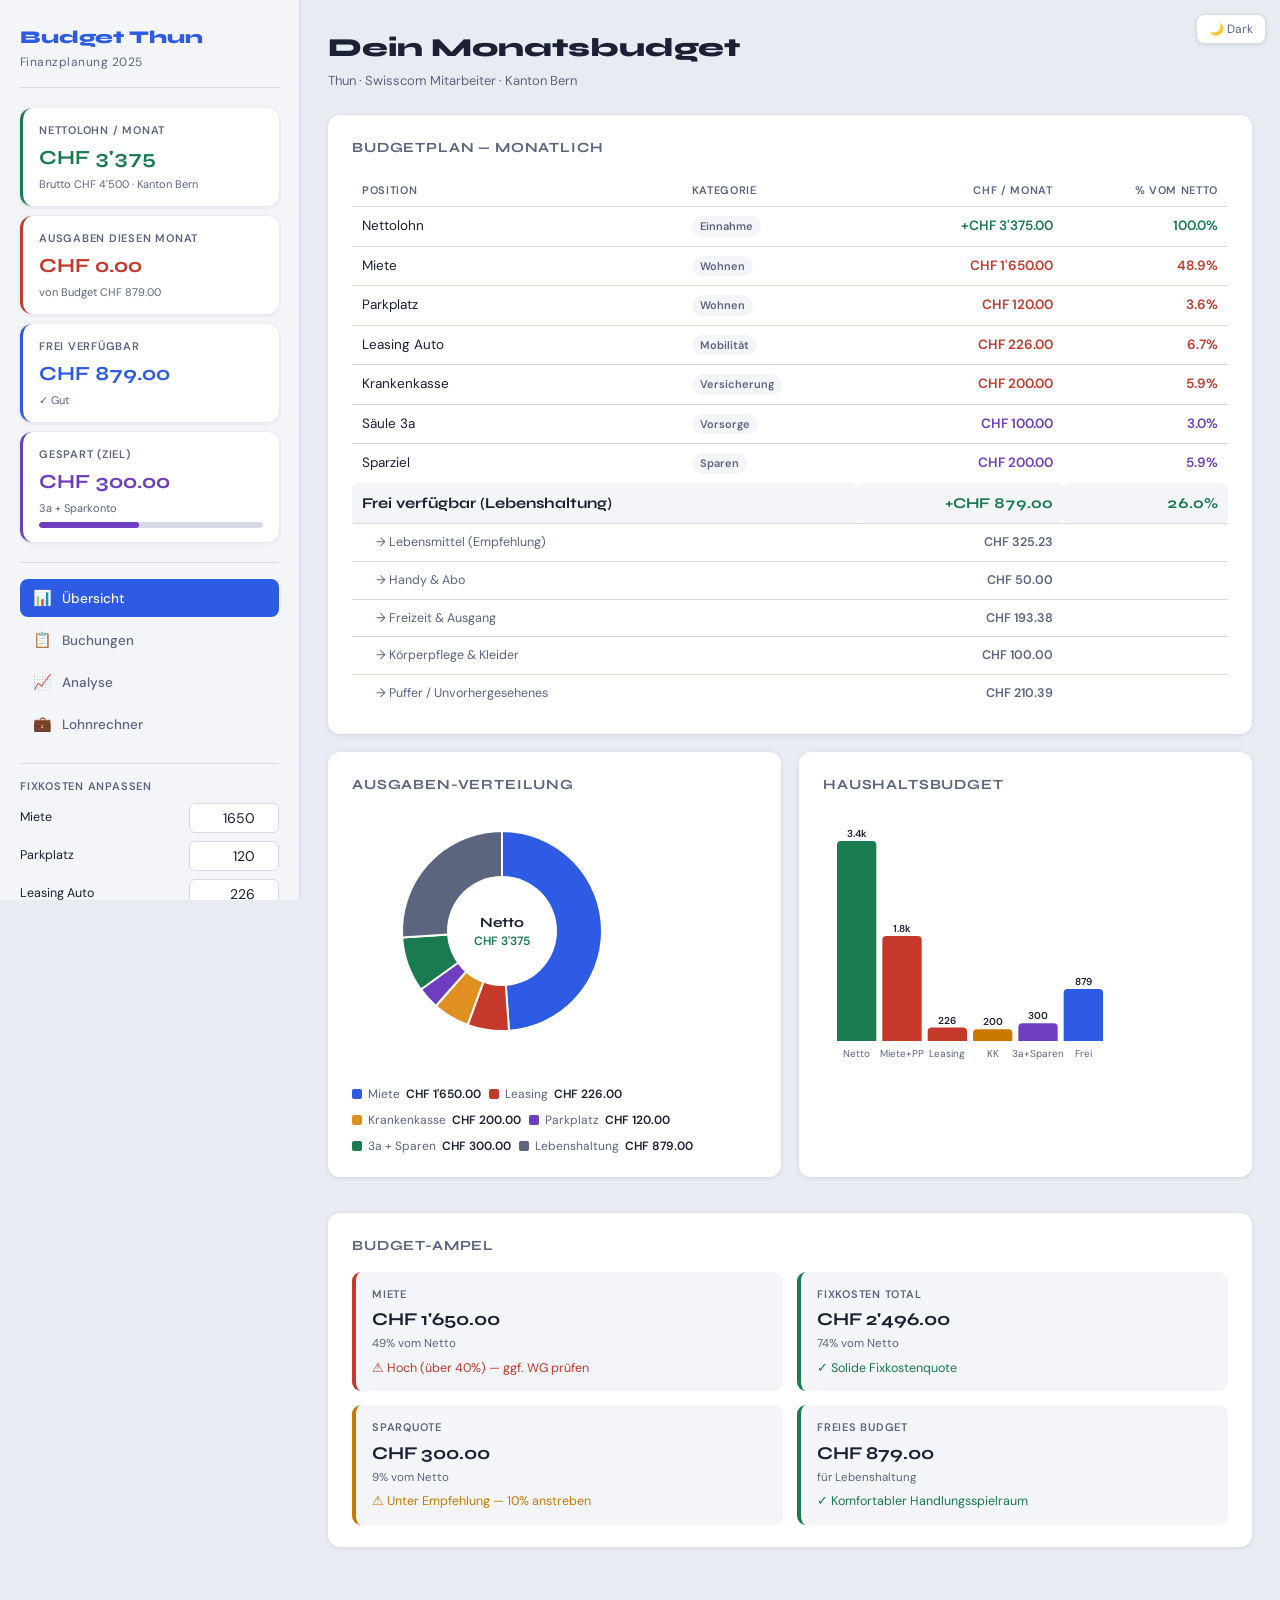
<file: index.html>
<!DOCTYPE html>
<html lang="de">
<head>
<meta charset="UTF-8" />
<meta name="viewport" content="width=device-width, initial-scale=1.0" />
<title>Budget Thun</title>
<link rel="preconnect" href="https://fonts.googleapis.com" />
<link rel="stylesheet" href="https://fonts.googleapis.com/css2?family=Syne:wght@400;600;700;800&family=DM+Sans:wght@300;400;500;600&display=swap" />
<style>
/* ── Tokens ──────────────────────────────────────────────────── */
:root {
  --bg:       #E8EBF2;
  --surface:  #F3F5F9;
  --card:     #FFFFFF;
  --text:     #1B2034;
  --muted:    #5C6580;
  --border:   #D5D9E8;
  --income:   #1A7A50;
  --expense:  #C5392B;
  --accent:   #2D5BE3;
  --savings:  #6D3FC0;
  --warning:  #C97800;
  --r:        12px;
  --shadow:   0 1px 4px rgba(27,32,52,.10);
}
@media (prefers-color-scheme:dark) {
  :root:not([data-theme="light"]) {
    --bg:      #12141E;
    --surface: #1A1D2B;
    --card:    #21253A;
    --text:    #E8EBF5;
    --muted:   #7A82A0;
    --border:  #2D3350;
    --income:  #22A36A;
    --expense: #E05A4A;
    --accent:  #4D78F5;
    --savings: #9060E0;
    --warning: #E09020;
  }
}
:root[data-theme="dark"] {
  --bg:      #12141E;
  --surface: #1A1D2B;
  --card:    #21253A;
  --text:    #E8EBF5;
  --muted:   #7A82A0;
  --border:  #2D3350;
  --income:  #22A36A;
  --expense: #E05A4A;
  --accent:  #4D78F5;
  --savings: #9060E0;
  --warning: #E09020;
}

/* ── Reset ───────────────────────────────────────────────────── */
*,*::before,*::after{box-sizing:border-box;margin:0;padding:0}
body{font-family:'DM Sans',sans-serif;background:var(--bg);color:var(--text);font-size:14px;line-height:1.5;min-height:100vh}
input,select,textarea,button{font-family:inherit;font-size:inherit}
a{color:var(--accent);text-decoration:none}
button{cursor:pointer}

/* ── Layout ──────────────────────────────────────────────────── */
.shell{display:grid;grid-template-columns:300px 1fr;min-height:100vh}
.sidebar{background:var(--surface);border-right:1px solid var(--border);padding:24px 20px;display:flex;flex-direction:column;gap:20px;position:sticky;top:0;height:100vh;overflow-y:auto}
.main{padding:28px 28px 48px;overflow-x:hidden}

/* ── Sidebar ─────────────────────────────────────────────────── */
.brand{display:flex;flex-direction:column;gap:2px;padding-bottom:16px;border-bottom:1px solid var(--border)}
.brand-title{font-family:'Syne',sans-serif;font-weight:800;font-size:18px;color:var(--accent)}
.brand-sub{font-size:12px;color:var(--muted);letter-spacing:.04em}

.kpi-stack{display:flex;flex-direction:column;gap:10px}
.kpi{background:var(--card);border-radius:var(--r);padding:14px 16px;box-shadow:var(--shadow);border-left:3px solid var(--border)}
.kpi.green{border-left-color:var(--income)}
.kpi.red{border-left-color:var(--expense)}
.kpi.blue{border-left-color:var(--accent)}
.kpi.violet{border-left-color:var(--savings)}
.kpi-label{font-size:11px;font-weight:600;text-transform:uppercase;letter-spacing:.07em;color:var(--muted);margin-bottom:4px}
.kpi-val{font-family:'Syne',sans-serif;font-size:20px;font-weight:700;font-variant-numeric:tabular-nums}
.kpi.green .kpi-val{color:var(--income)}
.kpi.red .kpi-val{color:var(--expense)}
.kpi.blue .kpi-val{color:var(--accent)}
.kpi.violet .kpi-val{color:var(--savings)}
.kpi-sub{font-size:11px;color:var(--muted);margin-top:3px}

.savings-bar-wrap{margin-top:6px}
.savings-bar-track{height:6px;background:var(--border);border-radius:99px;overflow:hidden;margin-top:6px}
.savings-bar-fill{height:100%;background:var(--savings);border-radius:99px;transition:width .4s}

/* ── Nav tabs ────────────────────────────────────────────────── */
.nav{display:flex;flex-direction:column;gap:4px;border-top:1px solid var(--border);padding-top:16px}
.nav-btn{display:flex;align-items:center;gap:10px;padding:9px 12px;border-radius:8px;border:none;background:none;color:var(--muted);font-weight:500;font-size:13.5px;text-align:left;transition:background .12s,color .12s}
.nav-btn:hover{background:var(--bg);color:var(--text)}
.nav-btn.active{background:var(--accent);color:#fff}
.nav-icon{font-size:15px;width:20px;text-align:center}

/* ── Budget settings ─────────────────────────────────────────── */
.budget-settings{border-top:1px solid var(--border);padding-top:14px;display:flex;flex-direction:column;gap:8px}
.budget-settings h3{font-size:11px;font-weight:600;text-transform:uppercase;letter-spacing:.07em;color:var(--muted)}
.setting-row{display:flex;align-items:center;justify-content:space-between;gap:8px}
.setting-row label{font-size:12.5px;color:var(--text);flex:1}
.setting-row input[type="number"]{width:90px;padding:5px 8px;border:1px solid var(--border);border-radius:6px;background:var(--card);color:var(--text);font-variant-numeric:tabular-nums;text-align:right}
.setting-row input:focus{outline:none;border-color:var(--accent)}
.setting-note{font-size:11px;color:var(--muted);padding-left:0}

/* ── Main area ───────────────────────────────────────────────── */
.view{display:none}
.view.active{display:block}

.page-title{font-family:'Syne',sans-serif;font-weight:800;font-size:26px;color:var(--text);margin-bottom:4px}
.page-sub{font-size:13px;color:var(--muted);margin-bottom:24px}

.card{background:var(--card);border-radius:var(--r);padding:22px 24px;box-shadow:var(--shadow);margin-bottom:18px}
.card-title{font-family:'Syne',sans-serif;font-weight:700;font-size:14px;text-transform:uppercase;letter-spacing:.06em;color:var(--muted);margin-bottom:16px}

/* ── Salary breakdown ────────────────────────────────────────── */
.salary-row{display:flex;justify-content:space-between;padding:8px 0;border-bottom:1px solid var(--border);font-size:13.5px}
.salary-row:last-child{border-bottom:none}
.salary-row.total{font-weight:700;font-size:15px;color:var(--income)}
.salary-row.deduct{color:var(--expense)}
.deduct-label{display:flex;align-items:center;gap:6px}
.deduct-pct{font-size:11px;color:var(--muted);background:var(--surface);padding:1px 6px;border-radius:4px}
.salary-note{font-size:11px;color:var(--muted);margin-top:10px;line-height:1.6}

/* ── Budget plan table ───────────────────────────────────────── */
.budget-table{width:100%;border-collapse:collapse}
.budget-table th{text-align:left;font-size:11px;font-weight:600;text-transform:uppercase;letter-spacing:.06em;color:var(--muted);padding:8px 10px;border-bottom:1px solid var(--border)}
.budget-table td{padding:9px 10px;border-bottom:1px solid var(--border);font-size:13.5px;font-variant-numeric:tabular-nums}
.budget-table tr:last-child td{border-bottom:none}
.budget-table .cat-chip{display:inline-block;padding:2px 8px;border-radius:99px;font-size:11px;font-weight:600;background:var(--surface);color:var(--muted)}
.budget-table .num{text-align:right;font-weight:600}
.budget-table .inc{color:var(--income)}
.budget-table .exp{color:var(--expense)}
.budget-table .sav{color:var(--savings)}
.budget-table tr.total-row td{font-family:'Syne',sans-serif;font-weight:700;font-size:15px;background:var(--surface);border-radius:6px}

/* ── Chart canvas ────────────────────────────────────────────── */
.charts-row{display:grid;grid-template-columns:1fr 1fr;gap:18px;margin-bottom:18px}
canvas{display:block;max-width:100%}

/* ── Add transaction ─────────────────────────────────────────── */
.type-toggle{display:flex;gap:8px;margin-bottom:16px}
.type-btn{flex:1;padding:9px;border:2px solid var(--border);border-radius:8px;background:none;color:var(--muted);font-weight:600;font-size:13px;transition:all .13s}
.type-btn.active.exp{border-color:var(--expense);background:#fef2f2;color:var(--expense)}
.type-btn.active.inc{border-color:var(--income);background:#f0fdf6;color:var(--income)}
.form-grid{display:grid;grid-template-columns:repeat(4,1fr);gap:12px;margin-bottom:14px}
.fg-2{grid-column:span 2}
.form-group{display:flex;flex-direction:column;gap:4px}
.form-group label{font-size:11px;font-weight:600;text-transform:uppercase;letter-spacing:.05em;color:var(--muted)}
.form-group input,.form-group select{padding:8px 11px;border:1px solid var(--border);border-radius:7px;background:var(--card);color:var(--text);outline:none;transition:border-color .12s}
.form-group input:focus,.form-group select:focus{border-color:var(--accent)}
.btn-primary{padding:9px 22px;background:var(--accent);color:#fff;border:none;border-radius:8px;font-weight:600;font-size:13.5px;transition:opacity .12s}
.btn-primary:hover{opacity:.87}
.btn-ghost{padding:8px 16px;background:none;color:var(--muted);border:1px solid var(--border);border-radius:8px;font-size:13px}
.btn-ghost:hover{background:var(--surface)}
.form-actions{display:flex;gap:10px;align-items:center}

/* ── Transaction list ────────────────────────────────────────── */
.filter-row{display:flex;gap:8px;margin-bottom:14px;flex-wrap:wrap}
.filter-row select,.filter-row input{padding:7px 11px;border:1px solid var(--border);border-radius:7px;background:var(--card);color:var(--text);font-size:13px;outline:none}
.filter-row input{flex:1;min-width:160px}
.filter-row select:focus,.filter-row input:focus{border-color:var(--accent)}

.tx-table{width:100%;border-collapse:collapse}
.tx-table th{text-align:left;padding:9px 12px;border-bottom:1px solid var(--border);font-size:11px;font-weight:600;text-transform:uppercase;letter-spacing:.06em;color:var(--muted);background:var(--surface)}
.tx-table td{padding:10px 12px;border-bottom:1px solid var(--border);font-size:13.5px}
.tx-table tr:hover td{background:var(--surface)}
.tx-table tr:last-child td{border-bottom:none}
.tx-table .num{text-align:right;font-variant-numeric:tabular-nums;font-weight:600}
.chip{display:inline-block;padding:2px 9px;border-radius:99px;font-size:11.5px;font-weight:600}
.chip-exp{background:#fef2f2;color:var(--expense)}
.chip-inc{background:#f0fdf6;color:var(--income)}
.chip-cat{background:var(--surface);color:var(--muted)}
.del-btn{background:none;border:none;color:var(--muted);padding:2px 6px;border-radius:4px;font-size:13px;transition:color .12s}
.del-btn:hover{color:var(--expense)}
.summary-strip{display:flex;gap:20px;font-size:13px;color:var(--muted);margin-bottom:12px;padding:10px 12px;background:var(--surface);border-radius:8px;flex-wrap:wrap}
.summary-strip strong{font-variant-numeric:tabular-nums}
.inc-val{color:var(--income);font-weight:600}
.exp-val{color:var(--expense);font-weight:600}
.bal-val{color:var(--accent);font-weight:600}
.empty{text-align:center;padding:32px;color:var(--muted)}

/* ── Analysis ────────────────────────────────────────────────── */
.month-nav{display:flex;align-items:center;gap:12px;margin-bottom:6px}
.month-nav button{padding:5px 12px;border:1px solid var(--border);border-radius:6px;background:var(--card);color:var(--text);font-size:13px}
.month-nav button:hover{background:var(--surface)}
.month-label{font-family:'Syne',sans-serif;font-weight:700;font-size:15px;flex:1;text-align:center}

/* ── Misc ────────────────────────────────────────────────────── */
.theme-btn{position:fixed;top:14px;right:14px;padding:6px 12px;background:var(--card);border:1px solid var(--border);border-radius:8px;color:var(--muted);font-size:12px;box-shadow:var(--shadow);z-index:100}
.theme-btn:hover{color:var(--text)}

@media(max-width:900px){
  .shell{grid-template-columns:1fr}
  .sidebar{position:static;height:auto}
  .charts-row{grid-template-columns:1fr}
  .form-grid{grid-template-columns:1fr 1fr}
  .fg-2{grid-column:span 2}
}
@media(max-width:580px){
  .form-grid{grid-template-columns:1fr}
  .fg-2{grid-column:span 1}
}
</style>
</head>
<body>

<button class="theme-btn" id="themeBtn">🌙 Dark</button>

<div class="shell">

<!-- ── SIDEBAR ─────────────────────────────────────────────── -->
<aside class="sidebar">
  <div class="brand">
    <div class="brand-title">Budget Thun</div>
    <div class="brand-sub">Finanzplanung 2025</div>
  </div>

  <div class="kpi-stack">
    <div class="kpi green">
      <div class="kpi-label">Nettolohn / Monat</div>
      <div class="kpi-val" id="sideNet">CHF 0</div>
      <div class="kpi-sub">Brutto CHF 4'500 · Kanton Bern</div>
    </div>
    <div class="kpi red">
      <div class="kpi-label">Ausgaben diesen Monat</div>
      <div class="kpi-val" id="sideSpent">CHF 0</div>
      <div class="kpi-sub" id="sideSpentSub">von Budget CHF 0</div>
    </div>
    <div class="kpi blue">
      <div class="kpi-label">Frei verfügbar</div>
      <div class="kpi-val" id="sideFree">CHF 0</div>
      <div class="kpi-sub" id="sideFreeSub"></div>
    </div>
    <div class="kpi violet">
      <div class="kpi-label">Gespart (Ziel)</div>
      <div class="kpi-val" id="sideSaved">CHF 0</div>
      <div class="kpi-sub">3a + Sparkonto</div>
      <div class="savings-bar-wrap">
        <div class="savings-bar-track"><div class="savings-bar-fill" id="savingsBar" style="width:0%"></div></div>
      </div>
    </div>
  </div>

  <nav class="nav">
    <button class="nav-btn active" data-view="overview"><span class="nav-icon">📊</span> Übersicht</button>
    <button class="nav-btn" data-view="transactions"><span class="nav-icon">📋</span> Buchungen</button>
    <button class="nav-btn" data-view="analysis"><span class="nav-icon">📈</span> Analyse</button>
    <button class="nav-btn" data-view="salary"><span class="nav-icon">💼</span> Lohnrechner</button>
  </nav>

  <div class="budget-settings">
    <h3>Fixkosten anpassen</h3>
    <div class="setting-row"><label>Miete</label><input type="number" id="sRent" value="1650" min="0" step="10" /></div>
    <div class="setting-row"><label>Parkplatz</label><input type="number" id="sPark" value="120" min="0" step="5" /></div>
    <div class="setting-row"><label>Leasing Auto</label><input type="number" id="sLease" value="226" min="0" step="5" /></div>
    <div class="setting-note">Skoda Fabia GL-2176772: CHF 211.20 + CHF 15 Occasion = CHF 226.20</div>
    <div class="setting-row"><label>Krankenkasse</label><input type="number" id="sKK" value="200" min="0" step="10" /></div>
    <div class="setting-row"><label>Säule 3a</label><input type="number" id="s3a" value="100" min="0" step="10" /></div>
    <div class="setting-row"><label>Sparziel / Monat</label><input type="number" id="sSave" value="200" min="0" step="50" /></div>
    <div class="setting-row"><label>Nettolohn (manuell)</label><input type="number" id="sNet" value="3375" min="0" step="50" /></div>
    <div class="setting-note">Nettolohn anpassen wenn du die genaue Abrechnung hast</div>
  </div>
</aside>

<!-- ── MAIN ───────────────────────────────────────────────────── -->
<main class="main">

  <!-- ── OVERVIEW ──────────────────────────────────────────── -->
  <div id="view-overview" class="view active">
    <div class="page-title">Dein Monatsbudget</div>
    <div class="page-sub">Thun · Swisscom Mitarbeiter · Kanton Bern</div>

    <div class="card">
      <div class="card-title">Budgetplan — Monatlich</div>
      <table class="budget-table" id="budgetTable">
        <thead><tr>
          <th>Position</th><th>Kategorie</th><th class="num">CHF / Monat</th><th class="num">% vom Netto</th>
        </tr></thead>
        <tbody></tbody>
        <tfoot></tfoot>
      </table>
    </div>

    <div class="charts-row">
      <div class="card">
        <div class="card-title">Ausgaben-Verteilung</div>
        <canvas id="donutChart" width="300" height="260"></canvas>
        <div id="donutLegend" style="margin-top:14px;display:flex;flex-wrap:wrap;gap:8px"></div>
      </div>
      <div class="card">
        <div class="card-title">Haushaltsbudget</div>
        <canvas id="waterfallChart" width="300" height="260"></canvas>
      </div>
    </div>

    <div class="card">
      <div class="card-title">Budget-Ampel</div>
      <div id="budgetAmplel"></div>
    </div>
  </div>

  <!-- ── TRANSACTIONS ───────────────────────────────────────── -->
  <div id="view-transactions" class="view">
    <div class="page-title">Buchungen</div>
    <div class="page-sub">Einnahmen und Ausgaben erfassen und verwalten</div>

    <div class="card">
      <div class="card-title">Neue Buchung</div>
      <div class="type-toggle">
        <button class="type-btn active exp" data-t="expense">Ausgabe</button>
        <button class="type-btn inc" data-t="income">Einnahme</button>
      </div>
      <form id="txForm">
        <div class="form-grid">
          <div class="form-group">
            <label>Datum</label>
            <input type="date" id="fDate" required />
          </div>
          <div class="form-group">
            <label>Betrag CHF</label>
            <input type="number" id="fAmount" step="0.01" min="0.01" placeholder="0.00" required />
          </div>
          <div class="form-group fg-2">
            <label>Beschreibung</label>
            <input type="text" id="fDesc" placeholder="z.B. Coop, Migros, Benzin…" required />
          </div>
          <div class="form-group fg-2">
            <label>Kategorie</label>
            <select id="fCat" required></select>
          </div>
          <div class="form-group fg-2">
            <label>Notiz (optional)</label>
            <input type="text" id="fNote" placeholder="Zusatzinfo" />
          </div>
        </div>
        <div class="form-actions">
          <button type="submit" class="btn-primary">Speichern</button>
          <button type="button" class="btn-ghost" id="clearFormBtn">Leeren</button>
        </div>
      </form>
    </div>

    <div class="card" style="padding:0;overflow:hidden">
      <div style="padding:16px 20px;display:flex;justify-content:space-between;align-items:center;flex-wrap:wrap;gap:10px">
        <div class="card-title" style="margin:0">Buchungsübersicht</div>
        <div class="filter-row" style="margin:0">
          <input type="text" id="searchIn" placeholder="Suchen…" />
          <select id="filterMonth">
            <option value="">Alle Monate</option>
          </select>
          <select id="filterCat">
            <option value="">Alle Kategorien</option>
          </select>
          <select id="filterType">
            <option value="">Alle Typen</option>
            <option value="expense">Ausgaben</option>
            <option value="income">Einnahmen</option>
          </select>
        </div>
      </div>
      <div id="summaryStrip" class="summary-strip" style="margin:0 20px;"></div>
      <div style="overflow-x:auto">
        <table class="tx-table" id="txTable">
          <thead><tr>
            <th>Datum</th><th>Beschreibung</th><th>Kategorie</th><th class="num">Betrag</th><th></th>
          </tr></thead>
          <tbody></tbody>
        </table>
      </div>
      <div id="txEmpty" class="empty" style="display:none">Noch keine Buchungen erfasst.</div>
    </div>
  </div>

  <!-- ── ANALYSIS ───────────────────────────────────────────── -->
  <div id="view-analysis" class="view">
    <div class="page-title">Analyse</div>
    <div class="page-sub">Monatsverlauf und Kategorien im Detail</div>

    <div class="charts-row">
      <div class="card">
        <div class="card-title">Einnahmen vs. Ausgaben — Monatsverlauf</div>
        <canvas id="barChart" width="400" height="260"></canvas>
      </div>
      <div class="card">
        <div class="card-title">Top Ausgabe-Kategorien</div>
        <canvas id="hbarChart" width="400" height="260"></canvas>
      </div>
    </div>

    <div class="card">
      <div class="card-title">Monatsdetail</div>
      <div class="month-nav">
        <button id="prevMonth">&#8249;</button>
        <div class="month-label" id="monthLabel"></div>
        <button id="nextMonth">&#8250;</button>
      </div>
      <div id="monthDetail"></div>
    </div>
  </div>

  <!-- ── SALARY ─────────────────────────────────────────────── -->
  <div id="view-salary" class="view">
    <div class="page-title">Lohnrechner Bern</div>
    <div class="page-sub">Geschätzte Abzüge für Swisscom-Mitarbeiter, Kanton Bern</div>

    <div class="card" style="max-width:560px">
      <div class="card-title">Bruttolohn &rarr; Nettolohn</div>
      <div id="salaryBreakdown"></div>
      <div class="salary-note" id="salaryNote"></div>
    </div>

    <div class="card" style="max-width:560px">
      <div class="card-title">Jahresplan — Sparen &amp; Steuern</div>
      <div id="yearPlan"></div>
    </div>
  </div>

</main>
</div>

<script>
'use strict';

const SK = 'budget_thun_v1';
const load = () => JSON.parse(localStorage.getItem(SK) || '{"tx":[]}');
const persist = () => localStorage.setItem(SK, JSON.stringify(state));

let state = load();
if (!state.tx) state.tx = [];

const settings = {
  rent:  () => +document.getElementById('sRent').value  || 1650,
  park:  () => +document.getElementById('sPark').value  || 120,
  lease: () => +document.getElementById('sLease').value || 226,
  kk:    () => +document.getElementById('sKK').value    || 200,
  s3a:   () => +document.getElementById('s3a').value    || 100,
  save:  () => +document.getElementById('sSave').value  || 200,
  net:   () => +document.getElementById('sNet').value   || 3375,
};

document.querySelectorAll('.sidebar input[type="number"]').forEach(i =>
  i.addEventListener('input', () => { renderAll(); })
);

const CATS_EXP = [
  'Miete & Wohnen','Leasing & Auto','Versicherungen','Lebensmittel',
  'Restaurants & Ausgang','Kleider & Shopping','Transport & Benzin',
  'Freizeit & Hobby','Handy & Abo','Körperpflege','Sonstiges'
];
const CATS_INC = ['Lohn','Bonus','Sonstiges Einkommen'];
let curType = 'expense';

function populateCatSelect() {
  const sel = document.getElementById('fCat');
  const cats = curType === 'expense' ? CATS_EXP : CATS_INC;
  sel.innerHTML = cats.map(c => '<option>' + c + '</option>').join('');
}

function updateFilterCats() {
  const sel = document.getElementById('filterCat');
  const cur = sel.value;
  const all = [...new Set(state.tx.map(t => t.cat))].sort();
  sel.innerHTML = '<option value="">Alle Kategorien</option>' +
    all.map(c => '<option' + (c===cur?' selected':'') + '>' + c + '</option>').join('');
}

function updateFilterMonths() {
  const sel = document.getElementById('filterMonth');
  const cur = sel.value;
  const months = [...new Set(state.tx.map(t => t.date.slice(0,7)))].sort().reverse();
  sel.innerHTML = '<option value="">Alle Monate</option>' +
    months.map(m => {
      const [y,mo] = m.split('-');
      const label = new Date(+y, +mo-1, 1).toLocaleDateString('de-CH',{month:'long',year:'numeric'});
      return '<option value="' + m + '"' + (m===cur?' selected':'') + '>' + label + '</option>';
    }).join('');
}

document.querySelectorAll('.type-btn').forEach(b => {
  b.addEventListener('click', () => {
    curType = b.dataset.t;
    document.querySelectorAll('.type-btn').forEach(x => x.classList.remove('active'));
    b.classList.add('active');
    populateCatSelect();
  });
});

const fDate = document.getElementById('fDate');
fDate.value = today();

document.getElementById('txForm').addEventListener('submit', e => {
  e.preventDefault();
  const tx = {
    id: uid(),
    type: curType,
    date: fDate.value,
    amount: parseFloat(document.getElementById('fAmount').value),
    desc: document.getElementById('fDesc').value.trim(),
    cat: document.getElementById('fCat').value,
    note: document.getElementById('fNote').value.trim(),
  };
  state.tx.unshift(tx);
  persist();
  document.getElementById('txForm').reset();
  fDate.value = today();
  renderAll();
});

document.getElementById('clearFormBtn').addEventListener('click', () => {
  document.getElementById('txForm').reset();
  fDate.value = today();
});

document.querySelectorAll('.nav-btn').forEach(b => {
  b.addEventListener('click', () => {
    document.querySelectorAll('.nav-btn').forEach(x => x.classList.remove('active'));
    document.querySelectorAll('.view').forEach(x => x.classList.remove('active'));
    b.classList.add('active');
    document.getElementById('view-'+b.dataset.view).classList.add('active');
    renderAll();
  });
});

const themeBtn = document.getElementById('themeBtn');
let dark = window.matchMedia('(prefers-color-scheme:dark)').matches;
function applyTheme() {
  document.documentElement.dataset.theme = dark ? 'dark' : 'light';
  themeBtn.textContent = dark ? '☀️ Hell' : '🌙 Dark';
}
themeBtn.addEventListener('click', () => { dark = !dark; applyTheme(); renderAll(); });
applyTheme();

function uid() { return Date.now().toString(36)+Math.random().toString(36).slice(2,6); }
function today() { return new Date().toISOString().slice(0,10); }
function fmt(v) { return 'CHF '+v.toFixed(2).replace(/\B(?=(\d{3})+(?!\d))/g,"'"); }
function fmtK(v) { return 'CHF '+v.toFixed(0).replace(/\B(?=(\d{3})+(?!\d))/g,"'"); }
function esc(s) { return String(s||'').replace(/&/g,'&amp;').replace(/</g,'&lt;').replace(/>/g,'&gt;'); }
function formatDate(iso) { const [y,m,d]=iso.split('-'); return d+'.'+m+'.'+y; }
function getCSS(v) { return getComputedStyle(document.documentElement).getPropertyValue(v).trim(); }
function monthStr(isoYM) {
  const [y,m] = isoYM.split('-');
  return new Date(+y,+m-1,1).toLocaleDateString('de-CH',{month:'long',year:'numeric'});
}

function renderAll() {
  renderSidebar();
  renderBudgetTable();
  renderDonut();
  renderWaterfall();
  renderAmplel();
  renderTxTable();
  renderBar();
  renderHBar();
  renderSalary();
  renderMonthDetail();
}

function renderSidebar() {
  const net = settings.net();
  const fixed = settings.rent()+settings.park()+settings.lease()+settings.kk()+settings.s3a()+settings.save();
  const budget = net - fixed;
  const now = new Date();
  const ym = now.toISOString().slice(0,7);
  const thisMonth = state.tx.filter(t => t.date.startsWith(ym));
  const spent = thisMonth.filter(t=>t.type==='expense').reduce((s,t)=>s+t.amount,0);
  const saved = (settings.s3a()+settings.save());
  const free = budget - spent;
  const pct = budget > 0 ? Math.min(100, (spent/budget*100)) : 0;
  document.getElementById('sideNet').textContent = fmtK(net);
  document.getElementById('sideSpent').textContent = fmt(spent);
  document.getElementById('sideSpentSub').textContent = 'von Budget ' + fmt(budget);
  document.getElementById('sideFree').textContent = fmt(free);
  document.getElementById('sideFreeSub').textContent = pct > 90 ? '⚠️ Fast aufgebraucht!' : pct > 70 ? 'Im Bereich' : '✓ Gut';
  document.getElementById('sideSaved').textContent = fmt(saved);
  document.getElementById('savingsBar').style.width = Math.min(100, (saved/(net*0.2)*100))+'%';
}

function renderBudgetTable() {
  const net = settings.net();
  const rows = [
    { label:'Nettolohn', cat:'Einnahme', amt: net, type:'inc' },
    { label:'Miete', cat:'Wohnen', amt:-settings.rent(), type:'exp' },
    { label:'Parkplatz', cat:'Wohnen', amt:-settings.park(), type:'exp' },
    { label:'Leasing Auto', cat:'Mobilität', amt:-settings.lease(), type:'exp' },
    { label:'Krankenkasse', cat:'Versicherung', amt:-settings.kk(), type:'exp' },
    { label:'Säule 3a', cat:'Vorsorge', amt:-settings.s3a(), type:'sav' },
    { label:'Sparziel', cat:'Sparen', amt:-settings.save(), type:'sav' },
  ];
  const fixed = rows.slice(1).reduce((s,r)=>s+r.amt,0);
  const freeAmt = net + fixed;
  const tbody = document.querySelector('#budgetTable tbody');
  tbody.innerHTML = rows.map(r => '<tr><td>'+esc(r.label)+'</td><td><span class="cat-chip">'+esc(r.cat)+'</span></td><td class="num '+r.type+'">'+(r.amt>0?'+':'')+fmt(Math.abs(r.amt))+'</td><td class="num '+r.type+'">'+(Math.abs(r.amt)/net*100).toFixed(1)+'%</td></tr>').join('');
  const tfoot = document.querySelector('#budgetTable tfoot');
  const cls = freeAmt >= 0 ? 'inc' : 'exp';
  tfoot.innerHTML = '<tr class="total-row"><td colspan="2">Frei verfügbar (Lebenshaltung)</td><td class="num '+cls+'">'+(freeAmt>=0?'+':'')+fmt(Math.abs(freeAmt))+'</td><td class="num '+cls+'">'+(Math.abs(freeAmt)/net*100).toFixed(1)+'%</td></tr>';
  const suggestions = [
    { label:'→ Lebensmittel (Empfehlung)', amt: Math.min(350, freeAmt*0.37) },
    { label:'→ Handy & Abo', amt: 50 },
    { label:'→ Freizeit & Ausgang', amt: Math.min(200, freeAmt*0.22) },
    { label:'→ Körperpflege & Kleider', amt: Math.min(100, freeAmt*0.12) },
    { label:'→ Puffer / Unvorhergesehenes', amt: null },
  ];
  let used = suggestions.slice(0,-1).reduce((s,r)=>s+(r.amt||0),0);
  suggestions[suggestions.length-1].amt = Math.max(0, freeAmt - used);
  tfoot.innerHTML += suggestions.map(r=>'<tr><td style="color:var(--muted);padding-left:24px;font-size:12.5px">'+esc(r.label)+'</td><td></td><td class="num" style="color:var(--muted);font-size:12.5px">'+(r.amt!==null?fmt(r.amt):'')+'</td><td></td></tr>').join('');
}

function renderAmplel() {
  const net = settings.net();
  const rent = settings.rent();
  const rentPct = rent/net*100;
  const fixed = settings.rent()+settings.park()+settings.lease()+settings.kk()+settings.s3a()+settings.save();
  const fixedPct = fixed/net*100;
  const savePct = (settings.s3a()+settings.save())/net*100;
  const free = net - fixed;
  const items = [
    { label:'Miete', val:fmt(rent), sub:rentPct.toFixed(0)+'% vom Netto', ok: rentPct<=33, warn: rentPct<=40, msg: rentPct<=33?'✓ Im grünen Bereich (unter 33%)':rentPct<=40?'⚠ Etwas hoch (30-40%)':'⚠ Hoch (über 40%) — ggf. WG prüfen' },
    { label:'Fixkosten total', val:fmt(fixed), sub:fixedPct.toFixed(0)+'% vom Netto', ok: fixedPct<=75, warn: fixedPct<=85, msg: fixedPct<=75?'✓ Solide Fixkostenquote':fixedPct<=85?'⚠ Wenig Spielraum für Variable':'❌ Wenig Luft — Fixkosten reduzieren' },
    { label:'Sparquote', val:fmt(settings.s3a()+settings.save()), sub:savePct.toFixed(0)+'% vom Netto', ok: savePct>=10, warn: savePct>=5, msg: savePct>=15?'✓ Sehr gute Sparquote!':savePct>=10?'✓ Empfehlung erreicht (10%)':savePct>=5?'⚠ Unter Empfehlung — 10% anstreben':'❌ Zu wenig Sparen' },
    { label:'Freies Budget', val:fmt(free), sub:'für Lebenshaltung', ok: free>=800, warn: free>=500, msg: free>=800?'✓ Komfortabler Handlungsspielraum':free>=500?'⚠ Knapp, aber machbar':'❌ Sehr eng — Fixkosten prüfen' },
  ];
  document.getElementById('budgetAmplel').innerHTML = '<div style="display:grid;grid-template-columns:repeat(2,1fr);gap:14px">' +
    items.map(it => '<div style="padding:14px 16px;border-radius:9px;background:var(--surface);border-left:4px solid '+(it.ok?'var(--income)':it.warn?'var(--warning)':'var(--expense)')+'">' +
      '<div style="font-size:11px;font-weight:600;text-transform:uppercase;letter-spacing:.07em;color:var(--muted);margin-bottom:4px">'+esc(it.label)+'</div>' +
      '<div style="font-family:\'Syne\',sans-serif;font-weight:700;font-size:18px;color:var(--text)">'+esc(it.val)+'</div>' +
      '<div style="font-size:11.5px;color:var(--muted);margin:2px 0">'+esc(it.sub)+'</div>' +
      '<div style="font-size:12.5px;margin-top:6px;color:'+(it.ok?'var(--income)':it.warn?'var(--warning)':'var(--expense)')+';">'+esc(it.msg)+'</div></div>').join('') +
    '</div>';
}

function renderTxTable() {
  updateFilterCats();
  updateFilterMonths();
  const search = document.getElementById('searchIn').value.toLowerCase();
  const month  = document.getElementById('filterMonth').value;
  const cat    = document.getElementById('filterCat').value;
  const type   = document.getElementById('filterType').value;
  let filtered = state.tx.filter(t => {
    if (month && !t.date.startsWith(month)) return false;
    if (cat   && t.cat !== cat) return false;
    if (type  && t.type !== type) return false;
    if (search && !(t.desc+t.cat+t.note).toLowerCase().includes(search)) return false;
    return true;
  });
  const inc = filtered.filter(t=>t.type==='income').reduce((s,t)=>s+t.amount,0);
  const exp = filtered.filter(t=>t.type==='expense').reduce((s,t)=>s+t.amount,0);
  const strip = document.getElementById('summaryStrip');
  strip.innerHTML = filtered.length
    ? '<span>'+filtered.length+' Einträge</span><span class="inc-val">+'+fmt(inc)+'</span><span style="color:var(--border)">|</span><span class="exp-val">-'+fmt(exp)+'</span><span style="color:var(--border)">|</span><span class="bal-val">= '+fmt(inc-exp)+'</span>'
    : '';
  const tbody = document.querySelector('#txTable tbody');
  tbody.innerHTML = '';
  const empty = document.getElementById('txEmpty');
  empty.style.display = filtered.length ? 'none' : 'block';
  filtered.forEach(t => {
    const tr = document.createElement('tr');
    const sign = t.type==='income' ? '+' : '-';
    tr.innerHTML = '<td style="white-space:nowrap">'+formatDate(t.date)+'</td><td>'+esc(t.desc)+(t.note?'<br><small style="color:var(--muted)">'+esc(t.note)+'</small>':'')+'</td><td><span class="chip chip-cat">'+esc(t.cat)+'</span> <span class="chip chip-'+(t.type==='expense'?'exp':'inc')+'">'+(t.type==='expense'?'Ausgabe':'Einnahme')+'</span></td><td class="num '+(t.type==='expense'?'exp-val':'inc-val')+'">'+sign+fmt(t.amount)+'</td><td><button class="del-btn" data-id="'+t.id+'" title="Löschen">🗑</button></td>';
    tbody.appendChild(tr);
  });
  document.querySelectorAll('.del-btn').forEach(b => b.addEventListener('click', () => {
    state.tx = state.tx.filter(t => t.id !== b.dataset.id);
    persist();
    renderAll();
  }));
}

['searchIn','filterMonth','filterCat','filterType'].forEach(id =>
  document.getElementById(id).addEventListener('input', renderTxTable)
);

function clearCanvas(id) {
  const c = document.getElementById(id);
  const ctx = c.getContext('2d');
  ctx.clearRect(0,0,c.width,c.height);
  return {c, ctx, W:c.offsetWidth||c.width, H:c.height};
}
function tv(v) { return getCSS(v); }

function renderDonut() {
  const {c,ctx} = clearCanvas('donutChart');
  const W = c.offsetWidth || 300, H = 260;
  c.width = W; c.height = H;
  const net = settings.net();
  const slices = [
    { label:'Miete', val:settings.rent(), color:'#2D5BE3' },
    { label:'Leasing', val:settings.lease(), color:'#C5392B' },
    { label:'Krankenkasse', val:settings.kk(), color:'#E09020' },
    { label:'Parkplatz', val:settings.park(), color:'#6D3FC0' },
    { label:'3a + Sparen', val:settings.s3a()+settings.save(), color:'#1A7A50' },
    { label:'Lebenshaltung', val:Math.max(0, net-settings.rent()-settings.park()-settings.lease()-settings.kk()-settings.s3a()-settings.save()), color:'#5C6580' },
  ].filter(s=>s.val>0);
  const total = slices.reduce((s,x)=>s+x.val,0);
  const cx=W/2, cy=H/2-10, r=Math.min(W,H)/2-30, ri=r*0.55;
  let angle = -Math.PI/2;
  slices.forEach(s => {
    const sweep = (s.val/total)*2*Math.PI;
    ctx.beginPath(); ctx.moveTo(cx,cy); ctx.arc(cx,cy,r,angle,angle+sweep); ctx.closePath();
    ctx.fillStyle = s.color; ctx.fill();
    ctx.strokeStyle = tv('--card'); ctx.lineWidth = 2; ctx.stroke();
    angle += sweep;
  });
  ctx.beginPath(); ctx.arc(cx,cy,ri,0,2*Math.PI); ctx.fillStyle = tv('--card'); ctx.fill();
  ctx.fillStyle = tv('--text'); ctx.font = "700 14px 'Syne',sans-serif"; ctx.textAlign = 'center';
  ctx.fillText('Netto', cx, cy-4);
  ctx.font = "600 12px 'DM Sans',sans-serif"; ctx.fillStyle = tv('--income');
  ctx.fillText(fmtK(net), cx, cy+14);
  const leg = document.getElementById('donutLegend');
  leg.innerHTML = slices.map(s=>'<div style="display:flex;align-items:center;gap:6px;font-size:12px"><span style="width:10px;height:10px;border-radius:2px;background:'+s.color+';display:inline-block;flex-shrink:0"></span><span style="color:var(--muted)">'+esc(s.label)+'</span><span style="font-weight:600;color:var(--text)">'+fmt(s.val)+'</span></div>').join('');
}

function renderWaterfall() {
  const {c,ctx} = clearCanvas('waterfallChart');
  const W = c.offsetWidth||300, H=260;
  c.width=W; c.height=H;
  const net = settings.net();
  const items = [
    { label:'Netto', val:net, color:tv('--income') },
    { label:'Miete+PP', val:settings.rent()+settings.park(), color:tv('--expense') },
    { label:'Leasing', val:settings.lease(), color:tv('--expense') },
    { label:'KK', val:settings.kk(), color:tv('--warning') },
    { label:'3a+Sparen', val:settings.s3a()+settings.save(), color:tv('--savings') },
    { label:'Frei', val:Math.max(0,net-settings.rent()-settings.park()-settings.lease()-settings.kk()-settings.s3a()-settings.save()), color:tv('--accent') },
  ];
  const maxVal = net;
  const pad=14, bw=(W-pad*2)/items.length-6, barH=H-60;
  items.forEach((it,i)=>{
    const x = pad + i*(bw+6);
    const h = (it.val/maxVal)*barH;
    const y = H-30-h;
    ctx.fillStyle = it.color;
    roundRect(ctx, x, y, bw, h, 4); ctx.fill();
    ctx.fillStyle = tv('--muted'); ctx.font = '10px "DM Sans",sans-serif'; ctx.textAlign = 'center';
    ctx.fillText(it.label, x+bw/2, H-14);
    ctx.fillStyle = tv('--text'); ctx.font = '600 10px "DM Sans",sans-serif';
    ctx.fillText(it.val>=1000?(it.val/1000).toFixed(1)+'k':it.val, x+bw/2, y-4);
  });
}

function roundRect(ctx,x,y,w,h,r){
  ctx.beginPath();
  ctx.moveTo(x+r,y);ctx.lineTo(x+w-r,y);ctx.arcTo(x+w,y,x+w,y+r,r);
  ctx.lineTo(x+w,y+h);ctx.lineTo(x,y+h);ctx.lineTo(x,y+r);
  ctx.arcTo(x,y,x+r,y,r);ctx.closePath();
}

function renderBar() {
  const {c,ctx} = clearCanvas('barChart');
  const W=c.offsetWidth||400, H=260;
  c.width=W; c.height=H;
  const months=[];
  const now=new Date();
  for(let i=5;i>=0;i--){
    const d=new Date(now.getFullYear(),now.getMonth()-i,1);
    const ym=d.toISOString().slice(0,7);
    const label=d.toLocaleDateString('de-CH',{month:'short'});
    const inc=state.tx.filter(t=>t.type==='income'&&t.date.startsWith(ym)).reduce((s,t)=>s+t.amount,0);
    const exp=state.tx.filter(t=>t.type==='expense'&&t.date.startsWith(ym)).reduce((s,t)=>s+t.amount,0);
    months.push({label,inc,exp});
  }
  const maxV=Math.max(...months.map(m=>Math.max(m.inc,m.exp)),100);
  const pad=14, barH=H-55, gw=(W-pad*2)/months.length, bw=gw*0.35;
  months.forEach((m,i)=>{
    const x=pad+i*gw+gw/2;
    const ih=(m.inc/maxV)*barH;
    const eh=(m.exp/maxV)*barH;
    if(m.inc>0){ ctx.fillStyle=tv('--income'); roundRect(ctx,x-bw-2,H-35-ih,bw,ih,3); ctx.fill(); }
    if(m.exp>0){ ctx.fillStyle=tv('--expense'); roundRect(ctx,x+2,H-35-eh,bw,eh,3); ctx.fill(); }
    ctx.fillStyle=tv('--muted'); ctx.font='10px "DM Sans",sans-serif'; ctx.textAlign='center';
    ctx.fillText(m.label,x,H-18);
  });
  const ly=H-6;
  [[tv('--income'),'Einnahmen'],[tv('--expense'),'Ausgaben']].forEach(([col,lbl],i)=>{
    const x=pad+i*110;
    ctx.fillStyle=col; ctx.fillRect(x,ly-8,10,8);
    ctx.fillStyle=tv('--muted'); ctx.font='11px "DM Sans",sans-serif'; ctx.textAlign='left';
    ctx.fillText(lbl,x+14,ly);
  });
}

function renderHBar() {
  const {c,ctx} = clearCanvas('hbarChart');
  const W=c.offsetWidth||400, H=260;
  c.width=W; c.height=H;
  const bycat={};
  state.tx.filter(t=>t.type==='expense').forEach(t=>{ bycat[t.cat]=(bycat[t.cat]||0)+t.amount; });
  const sorted=Object.entries(bycat).sort((a,b)=>b[1]-a[1]).slice(0,7);
  if(!sorted.length){
    ctx.fillStyle=tv('--muted'); ctx.font='13px "DM Sans",sans-serif'; ctx.textAlign='center';
    ctx.fillText('Noch keine Ausgaben',W/2,H/2); return;
  }
  const maxV=sorted[0][1];
  const rowH=H/sorted.length, barMaxW=W-130;
  const palette=['#2D5BE3','#C5392B','#E09020','#6D3FC0','#1A7A50','#5C6580','#C97800'];
  sorted.forEach(([cat,val],i)=>{
    const y=i*rowH+rowH/2;
    const bw=(val/maxV)*barMaxW;
    ctx.fillStyle=palette[i%palette.length]+'44';
    roundRect(ctx,110,y-10,barMaxW,20,4); ctx.fill();
    ctx.fillStyle=palette[i%palette.length];
    roundRect(ctx,110,y-10,bw,20,4); ctx.fill();
    ctx.fillStyle=tv('--text'); ctx.font='12px "DM Sans",sans-serif'; ctx.textAlign='right';
    ctx.fillText(cat.length>16?cat.slice(0,14)+'…':cat,104,y+4);
    ctx.fillStyle='#fff'; ctx.textAlign='left'; ctx.font='600 11px "DM Sans",sans-serif';
    if(bw>60) ctx.fillText(fmt(val).replace('CHF ',''),118,y+4);
    else { ctx.fillStyle=tv('--text'); ctx.fillText(fmt(val).replace('CHF ',''),118+bw+4,y+4); }
  });
}

function renderSalary() {
  const gross = 4500;
  const deductions = [
    { label:'AHV / IV / EO',  pct:5.30, amt:gross*0.053 },
    { label:'ALV',             pct:1.10, amt:gross*0.011 },
    { label:'BVG (Pension)',   pct:7.00, amt:gross*0.070, note:'je nach Plan' },
    { label:'NBUV',            pct:1.00, amt:gross*0.010, note:'Nichtberufsunfall' },
    { label:'Quellensteuer A', pct:10.60,amt:gross*0.106, note:'Ledig, Kt. Bern' },
  ];
  const totalDed = deductions.reduce((s,d)=>s+d.amt,0);
  const net = gross - totalDed;
  document.getElementById('salaryBreakdown').innerHTML =
    '<div class="salary-row"><span>Bruttolohn</span><span style="font-weight:700;color:var(--income)">'+fmt(gross)+'</span></div>' +
    deductions.map(d=>'<div class="salary-row deduct"><span class="deduct-label">'+esc(d.label)+'<span class="deduct-pct">'+d.pct.toFixed(2)+'%</span>'+(d.note?'<small style="color:var(--muted)">'+esc(d.note)+'</small>':'')+'</span><span>-'+fmt(d.amt)+'</span></div>').join('') +
    '<div class="salary-row total"><span>Nettolohn (geschätzt)</span><span>'+fmt(net)+'</span></div>';
  document.getElementById('salaryNote').innerHTML =
    '<strong>⚠ Schätzung:</strong> BVG und Quellensteuer variieren je nach Pensionskassenplan, Konfession, Tarif und exaktem Lohn. Sobald du die erste Abrechnung von Swisscom hast, trage den genauen Nettobetrag oben links unter «Nettolohn (manuell)» ein.';
  const yearNet = net * 12;
  const yearSave = (settings.s3a() + settings.save()) * 12;
  document.getElementById('yearPlan').innerHTML = '<div style="display:grid;grid-template-columns:1fr 1fr;gap:12px">' +
    [
      {l:'Nettolohn / Jahr',v:net*12,c:'var(--income)'},
      {l:'Fixkosten / Jahr',v:(settings.rent()+settings.park()+settings.lease()+settings.kk())*12,c:'var(--expense)'},
      {l:'Säule 3a / Jahr',v:settings.s3a()*12,c:'var(--savings)'},
      {l:'Sparkonto / Jahr',v:settings.save()*12,c:'var(--savings)'},
      {l:'Gesamtersparnis / Jahr',v:yearSave,c:'var(--savings)'},
      {l:'Sparquote',v:null,extra:(yearSave/yearNet*100).toFixed(1)+'%',c:'var(--accent)'},
    ].map(it=>'<div style="padding:12px 14px;background:var(--surface);border-radius:8px"><div style="font-size:11px;font-weight:600;text-transform:uppercase;letter-spacing:.06em;color:var(--muted);margin-bottom:4px">'+esc(it.l)+'</div><div style="font-family:\'Syne\',sans-serif;font-weight:700;font-size:17px;color:'+it.c+'">'+(it.v!==null?fmtK(it.v):it.extra)+'</div></div>').join('') +
    '</div>';
}

let detailMonth = new Date().toISOString().slice(0,7);

function renderMonthDetail() {
  document.getElementById('monthLabel').textContent = monthStr(detailMonth);
  const txs = state.tx.filter(t=>t.date.startsWith(detailMonth)).sort((a,b)=>b.date.localeCompare(a.date));
  const inc = txs.filter(t=>t.type==='income').reduce((s,t)=>s+t.amount,0);
  const exp = txs.filter(t=>t.type==='expense').reduce((s,t)=>s+t.amount,0);
  const div = document.getElementById('monthDetail');
  if(!txs.length){ div.innerHTML='<div class="empty">Keine Buchungen in diesem Monat</div>'; return; }
  div.innerHTML = '<div class="summary-strip" style="margin-bottom:12px"><span class="inc-val">Einnahmen +'+fmt(inc)+'</span><span class="exp-val">Ausgaben -'+fmt(exp)+'</span><span class="bal-val">Saldo '+fmt(inc-exp)+'</span></div>' +
    '<div style="overflow-x:auto"><table class="tx-table"><thead><tr><th>Datum</th><th>Beschreibung</th><th>Kategorie</th><th class="num">Betrag</th></tr></thead><tbody>' +
    txs.map(t=>'<tr><td style="white-space:nowrap">'+formatDate(t.date)+'</td><td>'+esc(t.desc)+'</td><td><span class="chip chip-cat">'+esc(t.cat)+'</span></td><td class="num '+(t.type==='expense'?'exp-val':'inc-val')+'">'+(t.type==='expense'?'-':'+')+' '+fmt(t.amount)+'</td></tr>').join('') +
    '</tbody></table></div>';
}

document.getElementById('prevMonth').addEventListener('click', () => {
  const d=new Date(detailMonth+'-01');
  d.setMonth(d.getMonth()-1);
  detailMonth=d.toISOString().slice(0,7);
  renderMonthDetail();
});
document.getElementById('nextMonth').addEventListener('click', () => {
  const d=new Date(detailMonth+'-01');
  d.setMonth(d.getMonth()+1);
  detailMonth=d.toISOString().slice(0,7);
  renderMonthDetail();
});

populateCatSelect();
renderAll();
window.addEventListener('resize', () => { renderDonut(); renderWaterfall(); renderBar(); renderHBar(); });
</script>
</body>
</html>
</file>
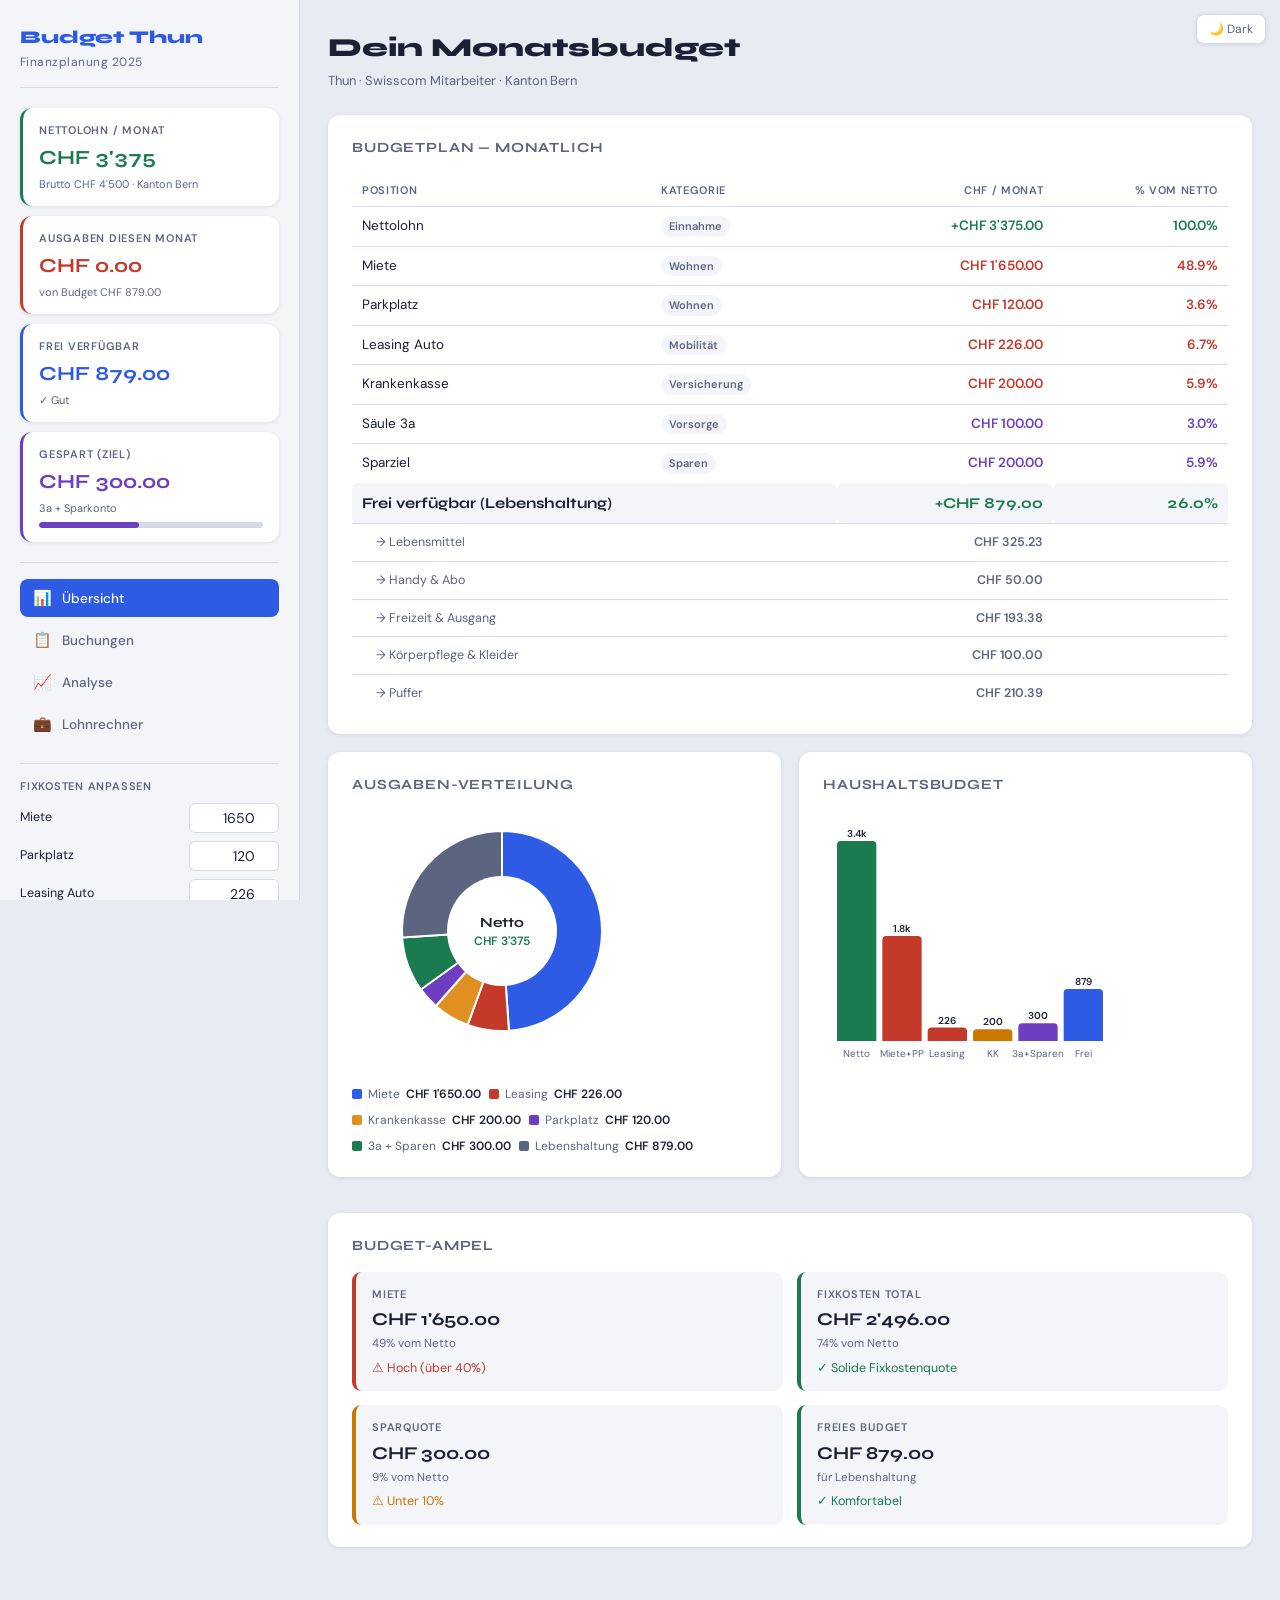
<file: budget.html>
<!DOCTYPE html>
<html lang="de">
<head>
<meta charset="UTF-8" />
<meta name="viewport" content="width=device-width, initial-scale=1.0" />
<title>Budget Thun</title>
<link rel="preconnect" href="https://fonts.googleapis.com" />
<link rel="stylesheet" href="https://fonts.googleapis.com/css2?family=Syne:wght@400;600;700;800&family=DM+Sans:wght@300;400;500;600&display=swap" />
<style>
/* ── Tokens ──────────────────────────────────────────────────── */
:root {
  --bg:       #E8EBF2;
  --surface:  #F3F5F9;
  --card:     #FFFFFF;
  --text:     #1B2034;
  --muted:    #5C6580;
  --border:   #D5D9E8;
  --income:   #1A7A50;
  --expense:  #C5392B;
  --accent:   #2D5BE3;
  --savings:  #6D3FC0;
  --warning:  #C97800;
  --r:        12px;
  --shadow:   0 1px 4px rgba(27,32,52,.10);
}
@media (prefers-color-scheme:dark) {
  :root:not([data-theme="light"]) {
    --bg:      #12141E;
    --surface: #1A1D2B;
    --card:    #21253A;
    --text:    #E8EBF5;
    --muted:   #7A82A0;
    --border:  #2D3350;
    --income:  #22A36A;
    --expense: #E05A4A;
    --accent:  #4D78F5;
    --savings: #9060E0;
    --warning: #E09020;
  }
}
:root[data-theme="dark"] {
  --bg:      #12141E;
  --surface: #1A1D2B;
  --card:    #21253A;
  --text:    #E8EBF5;
  --muted:   #7A82A0;
  --border:  #2D3350;
  --income:  #22A36A;
  --expense: #E05A4A;
  --accent:  #4D78F5;
  --savings: #9060E0;
  --warning: #E09020;
}

/* ── Reset ───────────────────────────────────────────────────── */
*,*::before,*::after{box-sizing:border-box;margin:0;padding:0}
body{font-family:'DM Sans',sans-serif;background:var(--bg);color:var(--text);font-size:14px;line-height:1.5;min-height:100vh}
input,select,textarea,button{font-family:inherit;font-size:inherit}
a{color:var(--accent);text-decoration:none}
button{cursor:pointer}

/* ── Layout ──────────────────────────────────────────────────── */
.shell{display:grid;grid-template-columns:300px 1fr;min-height:100vh}
.sidebar{background:var(--surface);border-right:1px solid var(--border);padding:24px 20px;display:flex;flex-direction:column;gap:20px;position:sticky;top:0;height:100vh;overflow-y:auto}
.main{padding:28px 28px 48px;overflow-x:hidden}

/* ── Sidebar ─────────────────────────────────────────────────── */
.brand{display:flex;flex-direction:column;gap:2px;padding-bottom:16px;border-bottom:1px solid var(--border)}
.brand-title{font-family:'Syne',sans-serif;font-weight:800;font-size:18px;color:var(--accent)}
.brand-sub{font-size:12px;color:var(--muted);letter-spacing:.04em}

.kpi-stack{display:flex;flex-direction:column;gap:10px}
.kpi{background:var(--card);border-radius:var(--r);padding:14px 16px;box-shadow:var(--shadow);border-left:3px solid var(--border)}
.kpi.green{border-left-color:var(--income)}
.kpi.red{border-left-color:var(--expense)}
.kpi.blue{border-left-color:var(--accent)}
.kpi.violet{border-left-color:var(--savings)}
.kpi-label{font-size:11px;font-weight:600;text-transform:uppercase;letter-spacing:.07em;color:var(--muted);margin-bottom:4px}
.kpi-val{font-family:'Syne',sans-serif;font-size:20px;font-weight:700;font-variant-numeric:tabular-nums}
.kpi.green .kpi-val{color:var(--income)}
.kpi.red .kpi-val{color:var(--expense)}
.kpi.blue .kpi-val{color:var(--accent)}
.kpi.violet .kpi-val{color:var(--savings)}
.kpi-sub{font-size:11px;color:var(--muted);margin-top:3px}

.savings-bar-wrap{margin-top:6px}
.savings-bar-track{height:6px;background:var(--border);border-radius:99px;overflow:hidden;margin-top:6px}
.savings-bar-fill{height:100%;background:var(--savings);border-radius:99px;transition:width .4s}

/* ── Nav tabs ────────────────────────────────────────────────── */
.nav{display:flex;flex-direction:column;gap:4px;border-top:1px solid var(--border);padding-top:16px}
.nav-btn{display:flex;align-items:center;gap:10px;padding:9px 12px;border-radius:8px;border:none;background:none;color:var(--muted);font-weight:500;font-size:13.5px;text-align:left;transition:background .12s,color .12s}
.nav-btn:hover{background:var(--bg);color:var(--text)}
.nav-btn.active{background:var(--accent);color:#fff}
.nav-icon{font-size:15px;width:20px;text-align:center}

/* ── Budget settings ─────────────────────────────────────────── */
.budget-settings{border-top:1px solid var(--border);padding-top:14px;display:flex;flex-direction:column;gap:8px}
.budget-settings h3{font-size:11px;font-weight:600;text-transform:uppercase;letter-spacing:.07em;color:var(--muted)}
.setting-row{display:flex;align-items:center;justify-content:space-between;gap:8px}
.setting-row label{font-size:12.5px;color:var(--text);flex:1}
.setting-row input[type="number"]{width:90px;padding:5px 8px;border:1px solid var(--border);border-radius:6px;background:var(--card);color:var(--text);font-variant-numeric:tabular-nums;text-align:right}
.setting-row input:focus{outline:none;border-color:var(--accent)}
.setting-note{font-size:11px;color:var(--muted);padding-left:0}

/* ── Main area ───────────────────────────────────────────────── */
.view{display:none}
.view.active{display:block}

.page-title{font-family:'Syne',sans-serif;font-weight:800;font-size:26px;color:var(--text);margin-bottom:4px}
.page-sub{font-size:13px;color:var(--muted);margin-bottom:24px}

.card{background:var(--card);border-radius:var(--r);padding:22px 24px;box-shadow:var(--shadow);margin-bottom:18px}
.card-title{font-family:'Syne',sans-serif;font-weight:700;font-size:14px;text-transform:uppercase;letter-spacing:.06em;color:var(--muted);margin-bottom:16px}

/* ── Salary breakdown ────────────────────────────────────────── */
.salary-row{display:flex;justify-content:space-between;padding:8px 0;border-bottom:1px solid var(--border);font-size:13.5px}
.salary-row:last-child{border-bottom:none}
.salary-row.total{font-weight:700;font-size:15px;color:var(--income)}
.salary-row.deduct{color:var(--expense)}
.deduct-label{display:flex;align-items:center;gap:6px}
.deduct-pct{font-size:11px;color:var(--muted);background:var(--surface);padding:1px 6px;border-radius:4px}
.salary-note{font-size:11px;color:var(--muted);margin-top:10px;line-height:1.6}

/* ── Budget plan table ───────────────────────────────────────── */
.budget-table{width:100%;border-collapse:collapse}
.budget-table th{text-align:left;font-size:11px;font-weight:600;text-transform:uppercase;letter-spacing:.06em;color:var(--muted);padding:8px 10px;border-bottom:1px solid var(--border)}
.budget-table td{padding:9px 10px;border-bottom:1px solid var(--border);font-size:13.5px;font-variant-numeric:tabular-nums}
.budget-table tr:last-child td{border-bottom:none}
.budget-table .cat-chip{display:inline-block;padding:2px 8px;border-radius:99px;font-size:11px;font-weight:600;background:var(--surface);color:var(--muted)}
.budget-table .num{text-align:right;font-weight:600}
.budget-table .inc{color:var(--income)}
.budget-table .exp{color:var(--expense)}
.budget-table .sav{color:var(--savings)}
.budget-table tr.total-row td{font-family:'Syne',sans-serif;font-weight:700;font-size:15px;background:var(--surface);border-radius:6px}

/* ── Chart canvas ────────────────────────────────────────────── */
.charts-row{display:grid;grid-template-columns:1fr 1fr;gap:18px;margin-bottom:18px}
canvas{display:block;max-width:100%}

/* ── Add transaction ─────────────────────────────────────────── */
.type-toggle{display:flex;gap:8px;margin-bottom:16px}
.type-btn{flex:1;padding:9px;border:2px solid var(--border);border-radius:8px;background:none;color:var(--muted);font-weight:600;font-size:13px;transition:all .13s}
.type-btn.active.exp{border-color:var(--expense);background:#fef2f2;color:var(--expense)}
.type-btn.active.inc{border-color:var(--income);background:#f0fdf6;color:var(--income)}
.form-grid{display:grid;grid-template-columns:repeat(4,1fr);gap:12px;margin-bottom:14px}
.fg-2{grid-column:span 2}
.form-group{display:flex;flex-direction:column;gap:4px}
.form-group label{font-size:11px;font-weight:600;text-transform:uppercase;letter-spacing:.05em;color:var(--muted)}
.form-group input,.form-group select{padding:8px 11px;border:1px solid var(--border);border-radius:7px;background:var(--card);color:var(--text);outline:none;transition:border-color .12s}
.form-group input:focus,.form-group select:focus{border-color:var(--accent)}
.btn-primary{padding:9px 22px;background:var(--accent);color:#fff;border:none;border-radius:8px;font-weight:600;font-size:13.5px;transition:opacity .12s}
.btn-primary:hover{opacity:.87}
.btn-ghost{padding:8px 16px;background:none;color:var(--muted);border:1px solid var(--border);border-radius:8px;font-size:13px}
.btn-ghost:hover{background:var(--surface)}
.form-actions{display:flex;gap:10px;align-items:center}

/* ── Transaction list ────────────────────────────────────────── */
.filter-row{display:flex;gap:8px;margin-bottom:14px;flex-wrap:wrap}
.filter-row select,.filter-row input{padding:7px 11px;border:1px solid var(--border);border-radius:7px;background:var(--card);color:var(--text);font-size:13px;outline:none}
.filter-row input{flex:1;min-width:160px}
.filter-row select:focus,.filter-row input:focus{border-color:var(--accent)}

.tx-table{width:100%;border-collapse:collapse}
.tx-table th{text-align:left;padding:9px 12px;border-bottom:1px solid var(--border);font-size:11px;font-weight:600;text-transform:uppercase;letter-spacing:.06em;color:var(--muted);background:var(--surface)}
.tx-table td{padding:10px 12px;border-bottom:1px solid var(--border);font-size:13.5px}
.tx-table tr:hover td{background:var(--surface)}
.tx-table tr:last-child td{border-bottom:none}
.tx-table .num{text-align:right;font-variant-numeric:tabular-nums;font-weight:600}
.chip{display:inline-block;padding:2px 9px;border-radius:99px;font-size:11.5px;font-weight:600}
.chip-exp{background:#fef2f2;color:var(--expense)}
.chip-inc{background:#f0fdf6;color:var(--income)}
.chip-cat{background:var(--surface);color:var(--muted)}
.del-btn{background:none;border:none;color:var(--muted);padding:2px 6px;border-radius:4px;font-size:13px;transition:color .12s}
.del-btn:hover{color:var(--expense)}
.summary-strip{display:flex;gap:20px;font-size:13px;color:var(--muted);margin-bottom:12px;padding:10px 12px;background:var(--surface);border-radius:8px;flex-wrap:wrap}
.summary-strip strong{font-variant-numeric:tabular-nums}
.inc-val{color:var(--income);font-weight:600}
.exp-val{color:var(--expense);font-weight:600}
.bal-val{color:var(--accent);font-weight:600}
.empty{text-align:center;padding:32px;color:var(--muted)}

/* ── Analysis ────────────────────────────────────────────────── */
.month-nav{display:flex;align-items:center;gap:12px;margin-bottom:6px}
.month-nav button{padding:5px 12px;border:1px solid var(--border);border-radius:6px;background:var(--card);color:var(--text);font-size:13px}
.month-nav button:hover{background:var(--surface)}
.month-label{font-family:'Syne',sans-serif;font-weight:700;font-size:15px;flex:1;text-align:center}

/* ── Misc ────────────────────────────────────────────────────── */
.theme-btn{position:fixed;top:14px;right:14px;padding:6px 12px;background:var(--card);border:1px solid var(--border);border-radius:8px;color:var(--muted);font-size:12px;box-shadow:var(--shadow);z-index:100}
.theme-btn:hover{color:var(--text)}

@media(max-width:900px){
  .shell{grid-template-columns:1fr}
  .sidebar{position:static;height:auto}
  .charts-row{grid-template-columns:1fr}
  .form-grid{grid-template-columns:1fr 1fr}
  .fg-2{grid-column:span 2}
}
@media(max-width:580px){
  .form-grid{grid-template-columns:1fr}
  .fg-2{grid-column:span 1}
}
</style>
</head>
<body>

<button class="theme-btn" id="themeBtn">🌙 Dark</button>

<div class="shell">

<!-- ── SIDEBAR ─────────────────────────────────────────────── -->
<aside class="sidebar">
  <div class="brand">
    <div class="brand-title">Budget Thun</div>
    <div class="brand-sub">Finanzplanung 2025</div>
  </div>

  <div class="kpi-stack">
    <div class="kpi green">
      <div class="kpi-label">Nettolohn / Monat</div>
      <div class="kpi-val" id="sideNet">CHF 0</div>
      <div class="kpi-sub">Brutto CHF 4'500 · Kanton Bern</div>
    </div>
    <div class="kpi red">
      <div class="kpi-label">Ausgaben diesen Monat</div>
      <div class="kpi-val" id="sideSpent">CHF 0</div>
      <div class="kpi-sub" id="sideSpentSub">von Budget CHF 0</div>
    </div>
    <div class="kpi blue">
      <div class="kpi-label">Frei verfügbar</div>
      <div class="kpi-val" id="sideFree">CHF 0</div>
      <div class="kpi-sub" id="sideFreeSub"></div>
    </div>
    <div class="kpi violet">
      <div class="kpi-label">Gespart (Ziel)</div>
      <div class="kpi-val" id="sideSaved">CHF 0</div>
      <div class="kpi-sub">3a + Sparkonto</div>
      <div class="savings-bar-wrap">
        <div class="savings-bar-track"><div class="savings-bar-fill" id="savingsBar" style="width:0%"></div></div>
      </div>
    </div>
  </div>

  <nav class="nav">
    <button class="nav-btn active" data-view="overview"><span class="nav-icon">📊</span> Übersicht</button>
    <button class="nav-btn" data-view="transactions"><span class="nav-icon">📋</span> Buchungen</button>
    <button class="nav-btn" data-view="analysis"><span class="nav-icon">📈</span> Analyse</button>
    <button class="nav-btn" data-view="salary"><span class="nav-icon">💼</span> Lohnrechner</button>
  </nav>

  <div class="budget-settings">
    <h3>Fixkosten anpassen</h3>
    <div class="setting-row"><label>Miete</label><input type="number" id="sRent" value="1650" min="0" step="10" /></div>
    <div class="setting-row"><label>Parkplatz</label><input type="number" id="sPark" value="120" min="0" step="5" /></div>
    <div class="setting-row"><label>Leasing Auto</label><input type="number" id="sLease" value="226" min="0" step="5" /></div>
    <div class="setting-note">Skoda Fabia GL-2176772: CHF 211.20 + CHF 15 Occasion = CHF 226.20</div>
    <div class="setting-row"><label>Krankenkasse</label><input type="number" id="sKK" value="200" min="0" step="10" /></div>
    <div class="setting-row"><label>Säule 3a</label><input type="number" id="s3a" value="100" min="0" step="10" /></div>
    <div class="setting-row"><label>Sparziel / Monat</label><input type="number" id="sSave" value="200" min="0" step="50" /></div>
    <div class="setting-row"><label>Nettolohn (manuell)</label><input type="number" id="sNet" value="3375" min="0" step="50" /></div>
    <div class="setting-note">Nettolohn anpassen wenn du die genaue Abrechnung hast</div>
  </div>
</aside>

<!-- ── MAIN ───────────────────────────────────────────────────── -->
<main class="main">

  <!-- ── OVERVIEW ──────────────────────────────────────────── -->
  <div id="view-overview" class="view active">
    <div class="page-title">Dein Monatsbudget</div>
    <div class="page-sub">Thun · Swisscom Mitarbeiter · Kanton Bern</div>

    <div class="card">
      <div class="card-title">Budgetplan — Monatlich</div>
      <table class="budget-table" id="budgetTable">
        <thead><tr>
          <th>Position</th><th>Kategorie</th><th class="num">CHF / Monat</th><th class="num">% vom Netto</th>
        </tr></thead>
        <tbody></tbody>
        <tfoot></tfoot>
      </table>
    </div>

    <div class="charts-row">
      <div class="card">
        <div class="card-title">Ausgaben-Verteilung</div>
        <canvas id="donutChart" width="300" height="260"></canvas>
        <div id="donutLegend" style="margin-top:14px;display:flex;flex-wrap:wrap;gap:8px"></div>
      </div>
      <div class="card">
        <div class="card-title">Haushaltsbudget</div>
        <canvas id="waterfallChart" width="300" height="260"></canvas>
      </div>
    </div>

    <div class="card">
      <div class="card-title">Budget-Ampel</div>
      <div id="budgetAmplel"></div>
    </div>
  </div>

  <!-- ── TRANSACTIONS ───────────────────────────────────────── -->
  <div id="view-transactions" class="view">
    <div class="page-title">Buchungen</div>
    <div class="page-sub">Einnahmen und Ausgaben erfassen und verwalten</div>

    <div class="card">
      <div class="card-title">Neue Buchung</div>
      <div class="type-toggle">
        <button class="type-btn active exp" data-t="expense">Ausgabe</button>
        <button class="type-btn inc" data-t="income">Einnahme</button>
      </div>
      <form id="txForm">
        <div class="form-grid">
          <div class="form-group">
            <label>Datum</label>
            <input type="date" id="fDate" required />
          </div>
          <div class="form-group">
            <label>Betrag CHF</label>
            <input type="number" id="fAmount" step="0.01" min="0.01" placeholder="0.00" required />
          </div>
          <div class="form-group fg-2">
            <label>Beschreibung</label>
            <input type="text" id="fDesc" placeholder="z.B. Coop, Migros, Benzin…" required />
          </div>
          <div class="form-group fg-2">
            <label>Kategorie</label>
            <select id="fCat" required></select>
          </div>
          <div class="form-group fg-2">
            <label>Notiz (optional)</label>
            <input type="text" id="fNote" placeholder="Zusatzinfo" />
          </div>
        </div>
        <div class="form-actions">
          <button type="submit" class="btn-primary">Speichern</button>
          <button type="button" class="btn-ghost" id="clearFormBtn">Leeren</button>
        </div>
      </form>
    </div>

    <div class="card" style="padding:0;overflow:hidden">
      <div style="padding:16px 20px;display:flex;justify-content:space-between;align-items:center;flex-wrap:wrap;gap:10px">
        <div class="card-title" style="margin:0">Buchungsübersicht</div>
        <div class="filter-row" style="margin:0">
          <input type="text" id="searchIn" placeholder="Suchen…" />
          <select id="filterMonth"><option value="">Alle Monate</option></select>
          <select id="filterCat"><option value="">Alle Kategorien</option></select>
          <select id="filterType">
            <option value="">Alle Typen</option>
            <option value="expense">Ausgaben</option>
            <option value="income">Einnahmen</option>
          </select>
        </div>
      </div>
      <div id="summaryStrip" class="summary-strip" style="margin:0 20px;"></div>
      <div style="overflow-x:auto">
        <table class="tx-table" id="txTable">
          <thead><tr>
            <th>Datum</th><th>Beschreibung</th><th>Kategorie</th><th class="num">Betrag</th><th></th>
          </tr></thead>
          <tbody></tbody>
        </table>
      </div>
      <div id="txEmpty" class="empty" style="display:none">Noch keine Buchungen erfasst.</div>
    </div>
  </div>

  <!-- ── ANALYSIS ───────────────────────────────────────────── -->
  <div id="view-analysis" class="view">
    <div class="page-title">Analyse</div>
    <div class="page-sub">Monatsverlauf und Kategorien im Detail</div>
    <div class="charts-row">
      <div class="card">
        <div class="card-title">Einnahmen vs. Ausgaben — Monatsverlauf</div>
        <canvas id="barChart" width="400" height="260"></canvas>
      </div>
      <div class="card">
        <div class="card-title">Top Ausgabe-Kategorien</div>
        <canvas id="hbarChart" width="400" height="260"></canvas>
      </div>
    </div>
    <div class="card">
      <div class="card-title">Monatsdetail</div>
      <div class="month-nav">
        <button id="prevMonth">&#8249;</button>
        <div class="month-label" id="monthLabel"></div>
        <button id="nextMonth">&#8250;</button>
      </div>
      <div id="monthDetail"></div>
    </div>
  </div>

  <!-- ── SALARY ─────────────────────────────────────────────── -->
  <div id="view-salary" class="view">
    <div class="page-title">Lohnrechner Bern</div>
    <div class="page-sub">Geschätzte Abzüge für Swisscom-Mitarbeiter, Kanton Bern</div>
    <div class="card" style="max-width:560px">
      <div class="card-title">Bruttolohn &rarr; Nettolohn</div>
      <div id="salaryBreakdown"></div>
      <div class="salary-note" id="salaryNote"></div>
    </div>
    <div class="card" style="max-width:560px">
      <div class="card-title">Jahresplan — Sparen &amp; Steuern</div>
      <div id="yearPlan"></div>
    </div>
  </div>

</main>
</div>

<script>
'use strict';
const SK = 'budget_thun_v1';
const load = () => JSON.parse(localStorage.getItem(SK) || '{"tx":[]}');
const persist = () => localStorage.setItem(SK, JSON.stringify(state));
let state = load();
if (!state.tx) state.tx = [];
const settings = {
  rent:  () => +document.getElementById('sRent').value  || 1650,
  park:  () => +document.getElementById('sPark').value  || 120,
  lease: () => +document.getElementById('sLease').value || 226,
  kk:    () => +document.getElementById('sKK').value    || 200,
  s3a:   () => +document.getElementById('s3a').value    || 100,
  save:  () => +document.getElementById('sSave').value  || 200,
  net:   () => +document.getElementById('sNet').value   || 3375,
};
document.querySelectorAll('.sidebar input[type="number"]').forEach(i => i.addEventListener('input', renderAll));
const CATS_EXP = ['Miete & Wohnen','Leasing & Auto','Versicherungen','Lebensmittel','Restaurants & Ausgang','Kleider & Shopping','Transport & Benzin','Freizeit & Hobby','Handy & Abo','Körperpflege','Sonstiges'];
const CATS_INC = ['Lohn','Bonus','Sonstiges Einkommen'];
let curType = 'expense';
function populateCatSelect(){
  const sel=document.getElementById('fCat');
  const cats=curType==='expense'?CATS_EXP:CATS_INC;
  sel.innerHTML=cats.map(c=>'<option>'+c+'</option>').join('');
}
function updateFilterCats(){
  const sel=document.getElementById('filterCat'),cur=sel.value;
  const all=[...new Set(state.tx.map(t=>t.cat))].sort();
  sel.innerHTML='<option value="">Alle Kategorien</option>'+all.map(c=>'<option'+(c===cur?' selected':'')+'>'+c+'</option>').join('');
}
function updateFilterMonths(){
  const sel=document.getElementById('filterMonth'),cur=sel.value;
  const months=[...new Set(state.tx.map(t=>t.date.slice(0,7)))].sort().reverse();
  sel.innerHTML='<option value="">Alle Monate</option>'+months.map(m=>{
    const[y,mo]=m.split('-');
    const label=new Date(+y,+mo-1,1).toLocaleDateString('de-CH',{month:'long',year:'numeric'});
    return '<option value="'+m+'"'+(m===cur?' selected':'')+'>'+label+'</option>';
  }).join('');
}
document.querySelectorAll('.type-btn').forEach(b=>b.addEventListener('click',()=>{
  curType=b.dataset.t;
  document.querySelectorAll('.type-btn').forEach(x=>x.classList.remove('active'));
  b.classList.add('active');populateCatSelect();
}));
const fDate=document.getElementById('fDate');
fDate.value=today();
document.getElementById('txForm').addEventListener('submit',e=>{
  e.preventDefault();
  const tx={id:uid(),type:curType,date:fDate.value,amount:parseFloat(document.getElementById('fAmount').value),desc:document.getElementById('fDesc').value.trim(),cat:document.getElementById('fCat').value,note:document.getElementById('fNote').value.trim()};
  state.tx.unshift(tx);persist();
  document.getElementById('txForm').reset();fDate.value=today();renderAll();
});
document.getElementById('clearFormBtn').addEventListener('click',()=>{document.getElementById('txForm').reset();fDate.value=today();});
document.querySelectorAll('.nav-btn').forEach(b=>b.addEventListener('click',()=>{
  document.querySelectorAll('.nav-btn').forEach(x=>x.classList.remove('active'));
  document.querySelectorAll('.view').forEach(x=>x.classList.remove('active'));
  b.classList.add('active');document.getElementById('view-'+b.dataset.view).classList.add('active');renderAll();
}));
const themeBtn=document.getElementById('themeBtn');
let dark=window.matchMedia('(prefers-color-scheme:dark)').matches;
function applyTheme(){document.documentElement.dataset.theme=dark?'dark':'light';themeBtn.textContent=dark?'☀️ Hell':'🌙 Dark';}
themeBtn.addEventListener('click',()=>{dark=!dark;applyTheme();renderAll();});applyTheme();
function uid(){return Date.now().toString(36)+Math.random().toString(36).slice(2,6);}
function today(){return new Date().toISOString().slice(0,10);}
function fmt(v){return 'CHF '+v.toFixed(2).replace(/\B(?=(\d{3})+(?!\d))/g,"'");}
function fmtK(v){return 'CHF '+v.toFixed(0).replace(/\B(?=(\d{3})+(?!\d))/g,"'");}
function esc(s){return String(s||'').replace(/&/g,'&amp;').replace(/</g,'&lt;').replace(/>/g,'&gt;');}
function formatDate(iso){const[y,m,d]=iso.split('-');return d+'.'+m+'.'+y;}
function getCSS(v){return getComputedStyle(document.documentElement).getPropertyValue(v).trim();}
function monthStr(isoYM){const[y,m]=isoYM.split('-');return new Date(+y,+m-1,1).toLocaleDateString('de-CH',{month:'long',year:'numeric'});}
function renderAll(){renderSidebar();renderBudgetTable();renderDonut();renderWaterfall();renderAmplel();renderTxTable();renderBar();renderHBar();renderSalary();renderMonthDetail();}
function renderSidebar(){
  const net=settings.net(),fixed=settings.rent()+settings.park()+settings.lease()+settings.kk()+settings.s3a()+settings.save(),budget=net-fixed;
  const now=new Date(),ym=now.toISOString().slice(0,7),thisMonth=state.tx.filter(t=>t.date.startsWith(ym));
  const spent=thisMonth.filter(t=>t.type==='expense').reduce((s,t)=>s+t.amount,0);
  const saved=settings.s3a()+settings.save(),free=budget-spent,pct=budget>0?Math.min(100,spent/budget*100):0;
  document.getElementById('sideNet').textContent=fmtK(net);
  document.getElementById('sideSpent').textContent=fmt(spent);
  document.getElementById('sideSpentSub').textContent='von Budget '+fmt(budget);
  document.getElementById('sideFree').textContent=fmt(free);
  document.getElementById('sideFreeSub').textContent=pct>90?'⚠️ Fast aufgebraucht!':pct>70?'Im Bereich':'✓ Gut';
  document.getElementById('sideSaved').textContent=fmt(saved);
  document.getElementById('savingsBar').style.width=Math.min(100,saved/(net*0.2)*100)+'%';
}
function renderBudgetTable(){
  const net=settings.net();
  const rows=[{label:'Nettolohn',cat:'Einnahme',amt:net,type:'inc'},{label:'Miete',cat:'Wohnen',amt:-settings.rent(),type:'exp'},{label:'Parkplatz',cat:'Wohnen',amt:-settings.park(),type:'exp'},{label:'Leasing Auto',cat:'Mobilität',amt:-settings.lease(),type:'exp'},{label:'Krankenkasse',cat:'Versicherung',amt:-settings.kk(),type:'exp'},{label:'Säule 3a',cat:'Vorsorge',amt:-settings.s3a(),type:'sav'},{label:'Sparziel',cat:'Sparen',amt:-settings.save(),type:'sav'}];
  const fixed=rows.slice(1).reduce((s,r)=>s+r.amt,0),freeAmt=net+fixed;
  document.querySelector('#budgetTable tbody').innerHTML=rows.map(r=>'<tr><td>'+esc(r.label)+'</td><td><span class="cat-chip">'+esc(r.cat)+'</span></td><td class="num '+r.type+'">'+(r.amt>0?'+':'')+fmt(Math.abs(r.amt))+'</td><td class="num '+r.type+'">'+(Math.abs(r.amt)/net*100).toFixed(1)+'%</td></tr>').join('');
  const tfoot=document.querySelector('#budgetTable tfoot'),cls=freeAmt>=0?'inc':'exp';
  tfoot.innerHTML='<tr class="total-row"><td colspan="2">Frei verfügbar (Lebenshaltung)</td><td class="num '+cls+'">'+(freeAmt>=0?'+':'')+fmt(Math.abs(freeAmt))+'</td><td class="num '+cls+'">'+(Math.abs(freeAmt)/net*100).toFixed(1)+'%</td></tr>';
  const sugg=[{label:'→ Lebensmittel',amt:Math.min(350,freeAmt*0.37)},{label:'→ Handy & Abo',amt:50},{label:'→ Freizeit & Ausgang',amt:Math.min(200,freeAmt*0.22)},{label:'→ Körperpflege & Kleider',amt:Math.min(100,freeAmt*0.12)},{label:'→ Puffer',amt:null}];
  let used=sugg.slice(0,-1).reduce((s,r)=>s+(r.amt||0),0);sugg[sugg.length-1].amt=Math.max(0,freeAmt-used);
  tfoot.innerHTML+=sugg.map(r=>'<tr><td style="color:var(--muted);padding-left:24px;font-size:12.5px">'+esc(r.label)+'</td><td></td><td class="num" style="color:var(--muted);font-size:12.5px">'+(r.amt!==null?fmt(r.amt):'')+'</td><td></td></tr>').join('');
}
function renderAmplel(){
  const net=settings.net(),rent=settings.rent(),rentPct=rent/net*100;
  const fixed=settings.rent()+settings.park()+settings.lease()+settings.kk()+settings.s3a()+settings.save();
  const fixedPct=fixed/net*100,savePct=(settings.s3a()+settings.save())/net*100,free=net-fixed;
  const items=[
    {label:'Miete',val:fmt(rent),sub:rentPct.toFixed(0)+'% vom Netto',ok:rentPct<=33,warn:rentPct<=40,msg:rentPct<=33?'✓ Im grünen Bereich (unter 33%)':rentPct<=40?'⚠ Etwas hoch (30-40%)':'⚠ Hoch (über 40%)'},
    {label:'Fixkosten total',val:fmt(fixed),sub:fixedPct.toFixed(0)+'% vom Netto',ok:fixedPct<=75,warn:fixedPct<=85,msg:fixedPct<=75?'✓ Solide Fixkostenquote':fixedPct<=85?'⚠ Wenig Spielraum':'❌ Fixkosten reduzieren'},
    {label:'Sparquote',val:fmt(settings.s3a()+settings.save()),sub:savePct.toFixed(0)+'% vom Netto',ok:savePct>=10,warn:savePct>=5,msg:savePct>=15?'✓ Sehr gute Sparquote!':savePct>=10?'✓ 10% erreicht':savePct>=5?'⚠ Unter 10%':'❌ Zu wenig'},
    {label:'Freies Budget',val:fmt(free),sub:'für Lebenshaltung',ok:free>=800,warn:free>=500,msg:free>=800?'✓ Komfortabel':free>=500?'⚠ Knapp':'❌ Sehr eng'},
  ];
  document.getElementById('budgetAmplel').innerHTML='<div style="display:grid;grid-template-columns:repeat(2,1fr);gap:14px">'+items.map(it=>'<div style="padding:14px 16px;border-radius:9px;background:var(--surface);border-left:4px solid '+(it.ok?'var(--income)':it.warn?'var(--warning)':'var(--expense)')+'"><div style="font-size:11px;font-weight:600;text-transform:uppercase;letter-spacing:.07em;color:var(--muted);margin-bottom:4px">'+esc(it.label)+'</div><div style="font-family:\'Syne\',sans-serif;font-weight:700;font-size:18px;color:var(--text)">'+esc(it.val)+'</div><div style="font-size:11.5px;color:var(--muted);margin:2px 0">'+esc(it.sub)+'</div><div style="font-size:12.5px;margin-top:6px;color:'+(it.ok?'var(--income)':it.warn?'var(--warning)':'var(--expense)')+';">'+esc(it.msg)+'</div></div>').join('')+'</div>';
}
function renderTxTable(){
  updateFilterCats();updateFilterMonths();
  const search=document.getElementById('searchIn').value.toLowerCase(),month=document.getElementById('filterMonth').value,cat=document.getElementById('filterCat').value,type=document.getElementById('filterType').value;
  let filtered=state.tx.filter(t=>{if(month&&!t.date.startsWith(month))return false;if(cat&&t.cat!==cat)return false;if(type&&t.type!==type)return false;if(search&&!(t.desc+t.cat+t.note).toLowerCase().includes(search))return false;return true;});
  const inc=filtered.filter(t=>t.type==='income').reduce((s,t)=>s+t.amount,0),exp=filtered.filter(t=>t.type==='expense').reduce((s,t)=>s+t.amount,0);
  document.getElementById('summaryStrip').innerHTML=filtered.length?'<span>'+filtered.length+' Einträge</span><span class="inc-val">+'+fmt(inc)+'</span><span style="color:var(--border)">|</span><span class="exp-val">-'+fmt(exp)+'</span><span style="color:var(--border)">|</span><span class="bal-val">= '+fmt(inc-exp)+'</span>':'';
  const tbody=document.querySelector('#txTable tbody');tbody.innerHTML='';
  document.getElementById('txEmpty').style.display=filtered.length?'none':'block';
  filtered.forEach(t=>{const tr=document.createElement('tr');const sign=t.type==='income'?'+':'-';tr.innerHTML='<td style="white-space:nowrap">'+formatDate(t.date)+'</td><td>'+esc(t.desc)+(t.note?'<br><small style="color:var(--muted)">'+esc(t.note)+'</small>':'')+'</td><td><span class="chip chip-cat">'+esc(t.cat)+'</span> <span class="chip chip-'+(t.type==='expense'?'exp':'inc')+'">'+(t.type==='expense'?'Ausgabe':'Einnahme')+'</span></td><td class="num '+(t.type==='expense'?'exp-val':'inc-val')+'">'+sign+fmt(t.amount)+'</td><td><button class="del-btn" data-id="'+t.id+'" title="Löschen">🗑</button></td>';tbody.appendChild(tr);});
  document.querySelectorAll('.del-btn').forEach(b=>b.addEventListener('click',()=>{state.tx=state.tx.filter(t=>t.id!==b.dataset.id);persist();renderAll();}));
}
['searchIn','filterMonth','filterCat','filterType'].forEach(id=>document.getElementById(id).addEventListener('input',renderTxTable));
function clearCanvas(id){const c=document.getElementById(id),ctx=c.getContext('2d');ctx.clearRect(0,0,c.width,c.height);return{c,ctx};}
function tv(v){return getCSS(v);}
function roundRect(ctx,x,y,w,h,r){ctx.beginPath();ctx.moveTo(x+r,y);ctx.lineTo(x+w-r,y);ctx.arcTo(x+w,y,x+w,y+r,r);ctx.lineTo(x+w,y+h);ctx.lineTo(x,y+h);ctx.lineTo(x,y+r);ctx.arcTo(x,y,x+r,y,r);ctx.closePath();}
function renderDonut(){
  const{c,ctx}=clearCanvas('donutChart');const W=c.offsetWidth||300,H=260;c.width=W;c.height=H;
  const net=settings.net();
  const slices=[{label:'Miete',val:settings.rent(),color:'#2D5BE3'},{label:'Leasing',val:settings.lease(),color:'#C5392B'},{label:'Krankenkasse',val:settings.kk(),color:'#E09020'},{label:'Parkplatz',val:settings.park(),color:'#6D3FC0'},{label:'3a + Sparen',val:settings.s3a()+settings.save(),color:'#1A7A50'},{label:'Lebenshaltung',val:Math.max(0,net-settings.rent()-settings.park()-settings.lease()-settings.kk()-settings.s3a()-settings.save()),color:'#5C6580'}].filter(s=>s.val>0);
  const total=slices.reduce((s,x)=>s+x.val,0),cx=W/2,cy=H/2-10,r=Math.min(W,H)/2-30,ri=r*0.55;let angle=-Math.PI/2;
  slices.forEach(s=>{const sweep=(s.val/total)*2*Math.PI;ctx.beginPath();ctx.moveTo(cx,cy);ctx.arc(cx,cy,r,angle,angle+sweep);ctx.closePath();ctx.fillStyle=s.color;ctx.fill();ctx.strokeStyle=tv('--card');ctx.lineWidth=2;ctx.stroke();angle+=sweep;});
  ctx.beginPath();ctx.arc(cx,cy,ri,0,2*Math.PI);ctx.fillStyle=tv('--card');ctx.fill();
  ctx.fillStyle=tv('--text');ctx.font="700 14px 'Syne',sans-serif";ctx.textAlign='center';ctx.fillText('Netto',cx,cy-4);
  ctx.font="600 12px 'DM Sans',sans-serif";ctx.fillStyle=tv('--income');ctx.fillText(fmtK(net),cx,cy+14);
  document.getElementById('donutLegend').innerHTML=slices.map(s=>'<div style="display:flex;align-items:center;gap:6px;font-size:12px"><span style="width:10px;height:10px;border-radius:2px;background:'+s.color+';display:inline-block;flex-shrink:0"></span><span style="color:var(--muted)">'+esc(s.label)+'</span><span style="font-weight:600;color:var(--text)">'+fmt(s.val)+'</span></div>').join('');
}
function renderWaterfall(){
  const{c,ctx}=clearCanvas('waterfallChart');const W=c.offsetWidth||300,H=260;c.width=W;c.height=H;
  const net=settings.net();
  const items=[{label:'Netto',val:net,color:tv('--income')},{label:'Miete+PP',val:settings.rent()+settings.park(),color:tv('--expense')},{label:'Leasing',val:settings.lease(),color:tv('--expense')},{label:'KK',val:settings.kk(),color:tv('--warning')},{label:'3a+Sparen',val:settings.s3a()+settings.save(),color:tv('--savings')},{label:'Frei',val:Math.max(0,net-settings.rent()-settings.park()-settings.lease()-settings.kk()-settings.s3a()-settings.save()),color:tv('--accent')}];
  const maxVal=net,pad=14,bw=(W-pad*2)/items.length-6,barH=H-60;
  items.forEach((it,i)=>{const x=pad+i*(bw+6),h=(it.val/maxVal)*barH,y=H-30-h;ctx.fillStyle=it.color;roundRect(ctx,x,y,bw,h,4);ctx.fill();ctx.fillStyle=tv('--muted');ctx.font='10px "DM Sans",sans-serif';ctx.textAlign='center';ctx.fillText(it.label,x+bw/2,H-14);ctx.fillStyle=tv('--text');ctx.font='600 10px "DM Sans",sans-serif';ctx.fillText(it.val>=1000?(it.val/1000).toFixed(1)+'k':it.val,x+bw/2,y-4);});
}
function renderBar(){
  const{c,ctx}=clearCanvas('barChart');const W=c.offsetWidth||400,H=260;c.width=W;c.height=H;
  const months=[],now=new Date();
  for(let i=5;i>=0;i--){const d=new Date(now.getFullYear(),now.getMonth()-i,1),ym=d.toISOString().slice(0,7),label=d.toLocaleDateString('de-CH',{month:'short'}),inc=state.tx.filter(t=>t.type==='income'&&t.date.startsWith(ym)).reduce((s,t)=>s+t.amount,0),exp=state.tx.filter(t=>t.type==='expense'&&t.date.startsWith(ym)).reduce((s,t)=>s+t.amount,0);months.push({label,inc,exp});}
  const maxV=Math.max(...months.map(m=>Math.max(m.inc,m.exp)),100),pad=14,barH=H-55,gw=(W-pad*2)/months.length,bw=gw*0.35;
  months.forEach((m,i)=>{const x=pad+i*gw+gw/2,ih=(m.inc/maxV)*barH,eh=(m.exp/maxV)*barH;if(m.inc>0){ctx.fillStyle=tv('--income');roundRect(ctx,x-bw-2,H-35-ih,bw,ih,3);ctx.fill();}if(m.exp>0){ctx.fillStyle=tv('--expense');roundRect(ctx,x+2,H-35-eh,bw,eh,3);ctx.fill();}ctx.fillStyle=tv('--muted');ctx.font='10px "DM Sans",sans-serif';ctx.textAlign='center';ctx.fillText(m.label,x,H-18);});
  const ly=H-6;[[tv('--income'),'Einnahmen'],[tv('--expense'),'Ausgaben']].forEach(([col,lbl],i)=>{const x=pad+i*110;ctx.fillStyle=col;ctx.fillRect(x,ly-8,10,8);ctx.fillStyle=tv('--muted');ctx.font='11px "DM Sans",sans-serif';ctx.textAlign='left';ctx.fillText(lbl,x+14,ly);});
}
function renderHBar(){
  const{c,ctx}=clearCanvas('hbarChart');const W=c.offsetWidth||400,H=260;c.width=W;c.height=H;
  const bycat={};state.tx.filter(t=>t.type==='expense').forEach(t=>{bycat[t.cat]=(bycat[t.cat]||0)+t.amount;});
  const sorted=Object.entries(bycat).sort((a,b)=>b[1]-a[1]).slice(0,7);
  if(!sorted.length){ctx.fillStyle=tv('--muted');ctx.font='13px "DM Sans",sans-serif';ctx.textAlign='center';ctx.fillText('Noch keine Ausgaben',W/2,H/2);return;}
  const maxV=sorted[0][1],rowH=H/sorted.length,barMaxW=W-130,palette=['#2D5BE3','#C5392B','#E09020','#6D3FC0','#1A7A50','#5C6580','#C97800'];
  sorted.forEach(([cat,val],i)=>{const y=i*rowH+rowH/2,bw=(val/maxV)*barMaxW;ctx.fillStyle=palette[i%palette.length]+'44';roundRect(ctx,110,y-10,barMaxW,20,4);ctx.fill();ctx.fillStyle=palette[i%palette.length];roundRect(ctx,110,y-10,bw,20,4);ctx.fill();ctx.fillStyle=tv('--text');ctx.font='12px "DM Sans",sans-serif';ctx.textAlign='right';ctx.fillText(cat.length>16?cat.slice(0,14)+'…':cat,104,y+4);ctx.fillStyle='#fff';ctx.textAlign='left';ctx.font='600 11px "DM Sans",sans-serif';if(bw>60)ctx.fillText(fmt(val).replace('CHF ',''),118,y+4);else{ctx.fillStyle=tv('--text');ctx.fillText(fmt(val).replace('CHF ',''),118+bw+4,y+4);}});
}
function renderSalary(){
  const gross=4500;
  const deductions=[{label:'AHV / IV / EO',pct:5.30,amt:gross*0.053},{label:'ALV',pct:1.10,amt:gross*0.011},{label:'BVG (Pension)',pct:7.00,amt:gross*0.070,note:'je nach Plan'},{label:'NBUV',pct:1.00,amt:gross*0.010,note:'Nichtberufsunfall'},{label:'Quellensteuer A',pct:10.60,amt:gross*0.106,note:'Ledig, Kt. Bern'}];
  const totalDed=deductions.reduce((s,d)=>s+d.amt,0),net=gross-totalDed;
  document.getElementById('salaryBreakdown').innerHTML='<div class="salary-row"><span>Bruttolohn</span><span style="font-weight:700;color:var(--income)">'+fmt(gross)+'</span></div>'+deductions.map(d=>'<div class="salary-row deduct"><span class="deduct-label">'+esc(d.label)+'<span class="deduct-pct">'+d.pct.toFixed(2)+'%</span>'+(d.note?'<small style="color:var(--muted)">'+esc(d.note)+'</small>':'')+'</span><span>-'+fmt(d.amt)+'</span></div>').join('')+'<div class="salary-row total"><span>Nettolohn (geschätzt)</span><span>'+fmt(net)+'</span></div>';
  document.getElementById('salaryNote').innerHTML='<strong>⚠ Schätzung:</strong> BVG und Quellensteuer variieren je nach Plan, Konfession und Tarif. Trage den genauen Nettobetrag oben links ein, sobald du die erste Swisscom-Abrechnung hast.';
  const yearNet=net*12,yearSave=(settings.s3a()+settings.save())*12;
  document.getElementById('yearPlan').innerHTML='<div style="display:grid;grid-template-columns:1fr 1fr;gap:12px">'+ [{l:'Nettolohn / Jahr',v:net*12,c:'var(--income)'},{l:'Fixkosten / Jahr',v:(settings.rent()+settings.park()+settings.lease()+settings.kk())*12,c:'var(--expense)'},{l:'Säule 3a / Jahr',v:settings.s3a()*12,c:'var(--savings)'},{l:'Sparkonto / Jahr',v:settings.save()*12,c:'var(--savings)'},{l:'Gesamtersparnis / Jahr',v:yearSave,c:'var(--savings)'},{l:'Sparquote',v:null,extra:(yearSave/yearNet*100).toFixed(1)+'%',c:'var(--accent)'}].map(it=>'<div style="padding:12px 14px;background:var(--surface);border-radius:8px"><div style="font-size:11px;font-weight:600;text-transform:uppercase;letter-spacing:.06em;color:var(--muted);margin-bottom:4px">'+esc(it.l)+'</div><div style="font-family:\'Syne\',sans-serif;font-weight:700;font-size:17px;color:'+it.c+'">'+(it.v!==null?fmtK(it.v):it.extra)+'</div></div>').join('')+'</div>';
}
let detailMonth=new Date().toISOString().slice(0,7);
function renderMonthDetail(){
  document.getElementById('monthLabel').textContent=monthStr(detailMonth);
  const txs=state.tx.filter(t=>t.date.startsWith(detailMonth)).sort((a,b)=>b.date.localeCompare(a.date));
  const inc=txs.filter(t=>t.type==='income').reduce((s,t)=>s+t.amount,0),exp=txs.filter(t=>t.type==='expense').reduce((s,t)=>s+t.amount,0);
  const div=document.getElementById('monthDetail');
  if(!txs.length){div.innerHTML='<div class="empty">Keine Buchungen in diesem Monat</div>';return;}
  div.innerHTML='<div class="summary-strip" style="margin-bottom:12px"><span class="inc-val">Einnahmen +'+fmt(inc)+'</span><span class="exp-val">Ausgaben -'+fmt(exp)+'</span><span class="bal-val">Saldo '+fmt(inc-exp)+'</span></div><div style="overflow-x:auto"><table class="tx-table"><thead><tr><th>Datum</th><th>Beschreibung</th><th>Kategorie</th><th class="num">Betrag</th></tr></thead><tbody>'+txs.map(t=>'<tr><td style="white-space:nowrap">'+formatDate(t.date)+'</td><td>'+esc(t.desc)+'</td><td><span class="chip chip-cat">'+esc(t.cat)+'</span></td><td class="num '+(t.type==='expense'?'exp-val':'inc-val')+'">'+(t.type==='expense'?'-':'+')+' '+fmt(t.amount)+'</td></tr>').join('')+'</tbody></table></div>';
}
document.getElementById('prevMonth').addEventListener('click',()=>{const d=new Date(detailMonth+'-01');d.setMonth(d.getMonth()-1);detailMonth=d.toISOString().slice(0,7);renderMonthDetail();});
document.getElementById('nextMonth').addEventListener('click',()=>{const d=new Date(detailMonth+'-01');d.setMonth(d.getMonth()+1);detailMonth=d.toISOString().slice(0,7);renderMonthDetail();});
populateCatSelect();renderAll();
window.addEventListener('resize',()=>{renderDonut();renderWaterfall();renderBar();renderHBar();});
</script>
</body>
</html>
</file>
